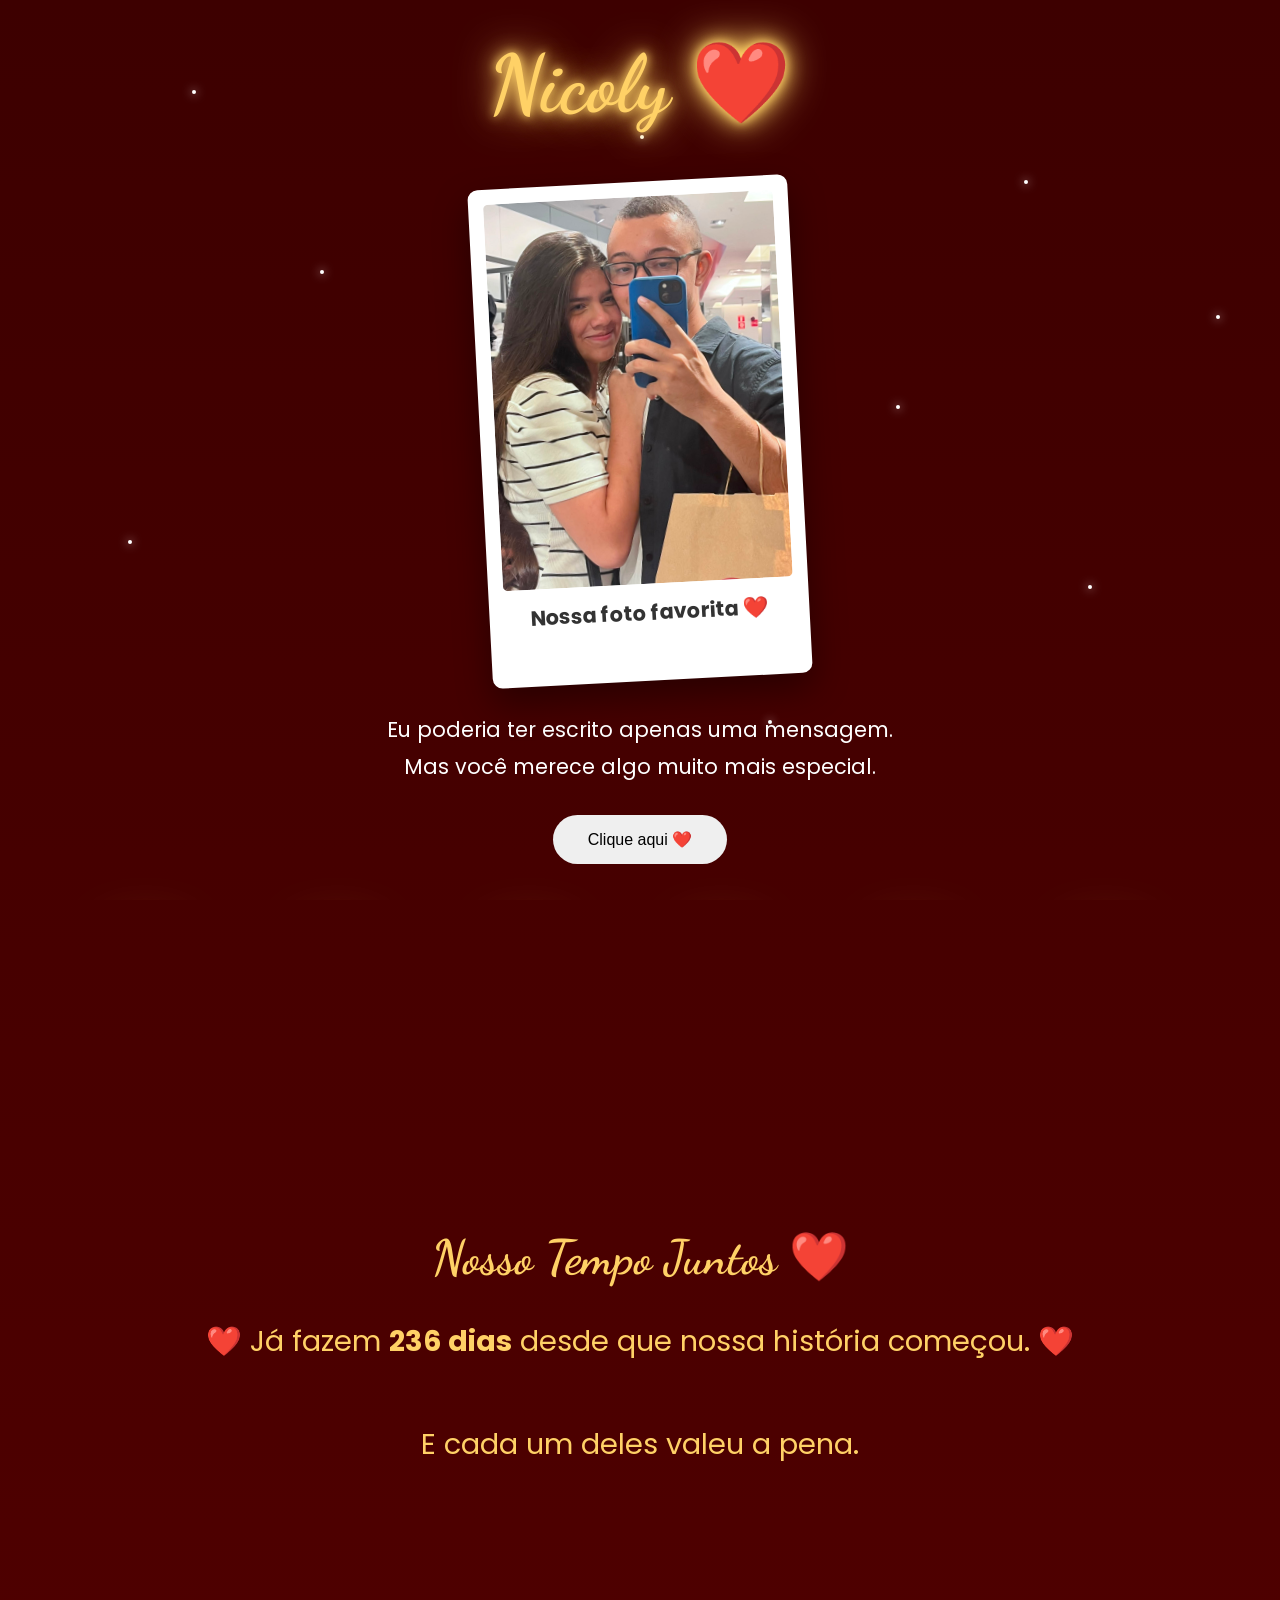
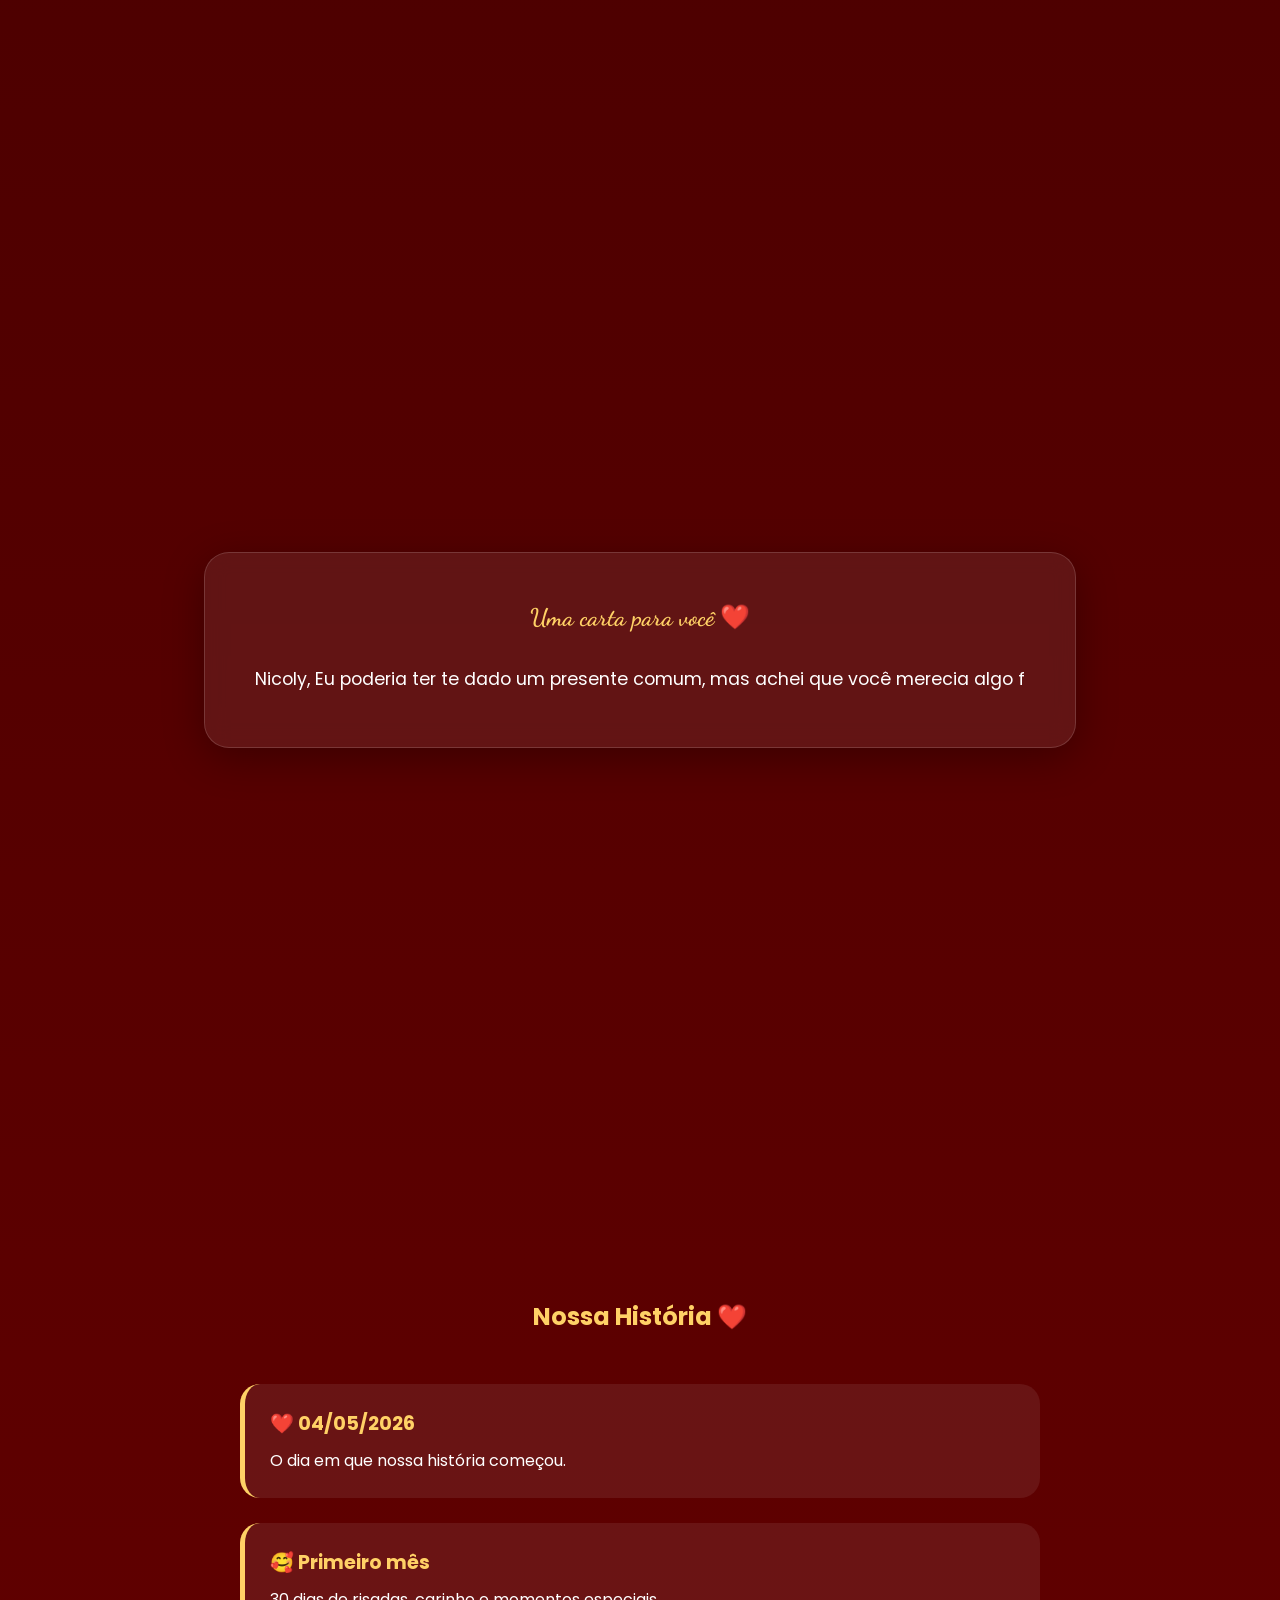
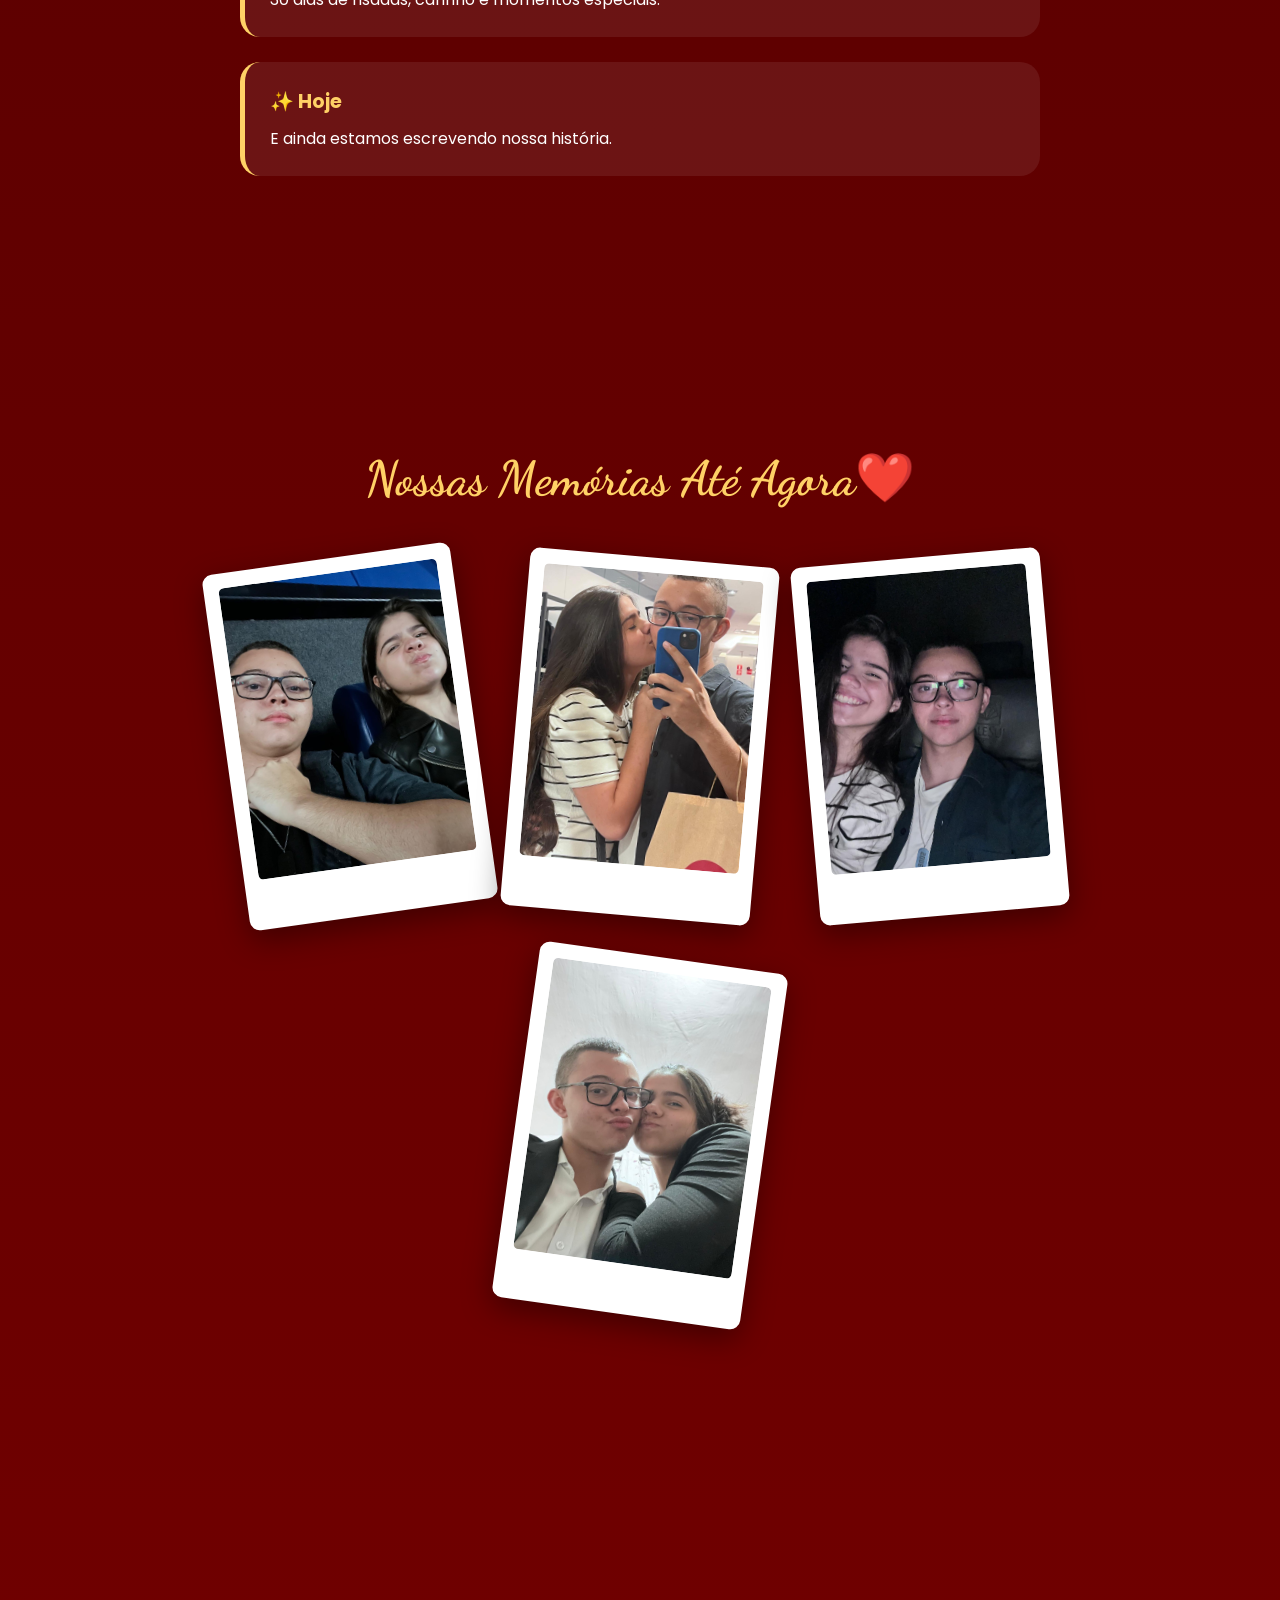
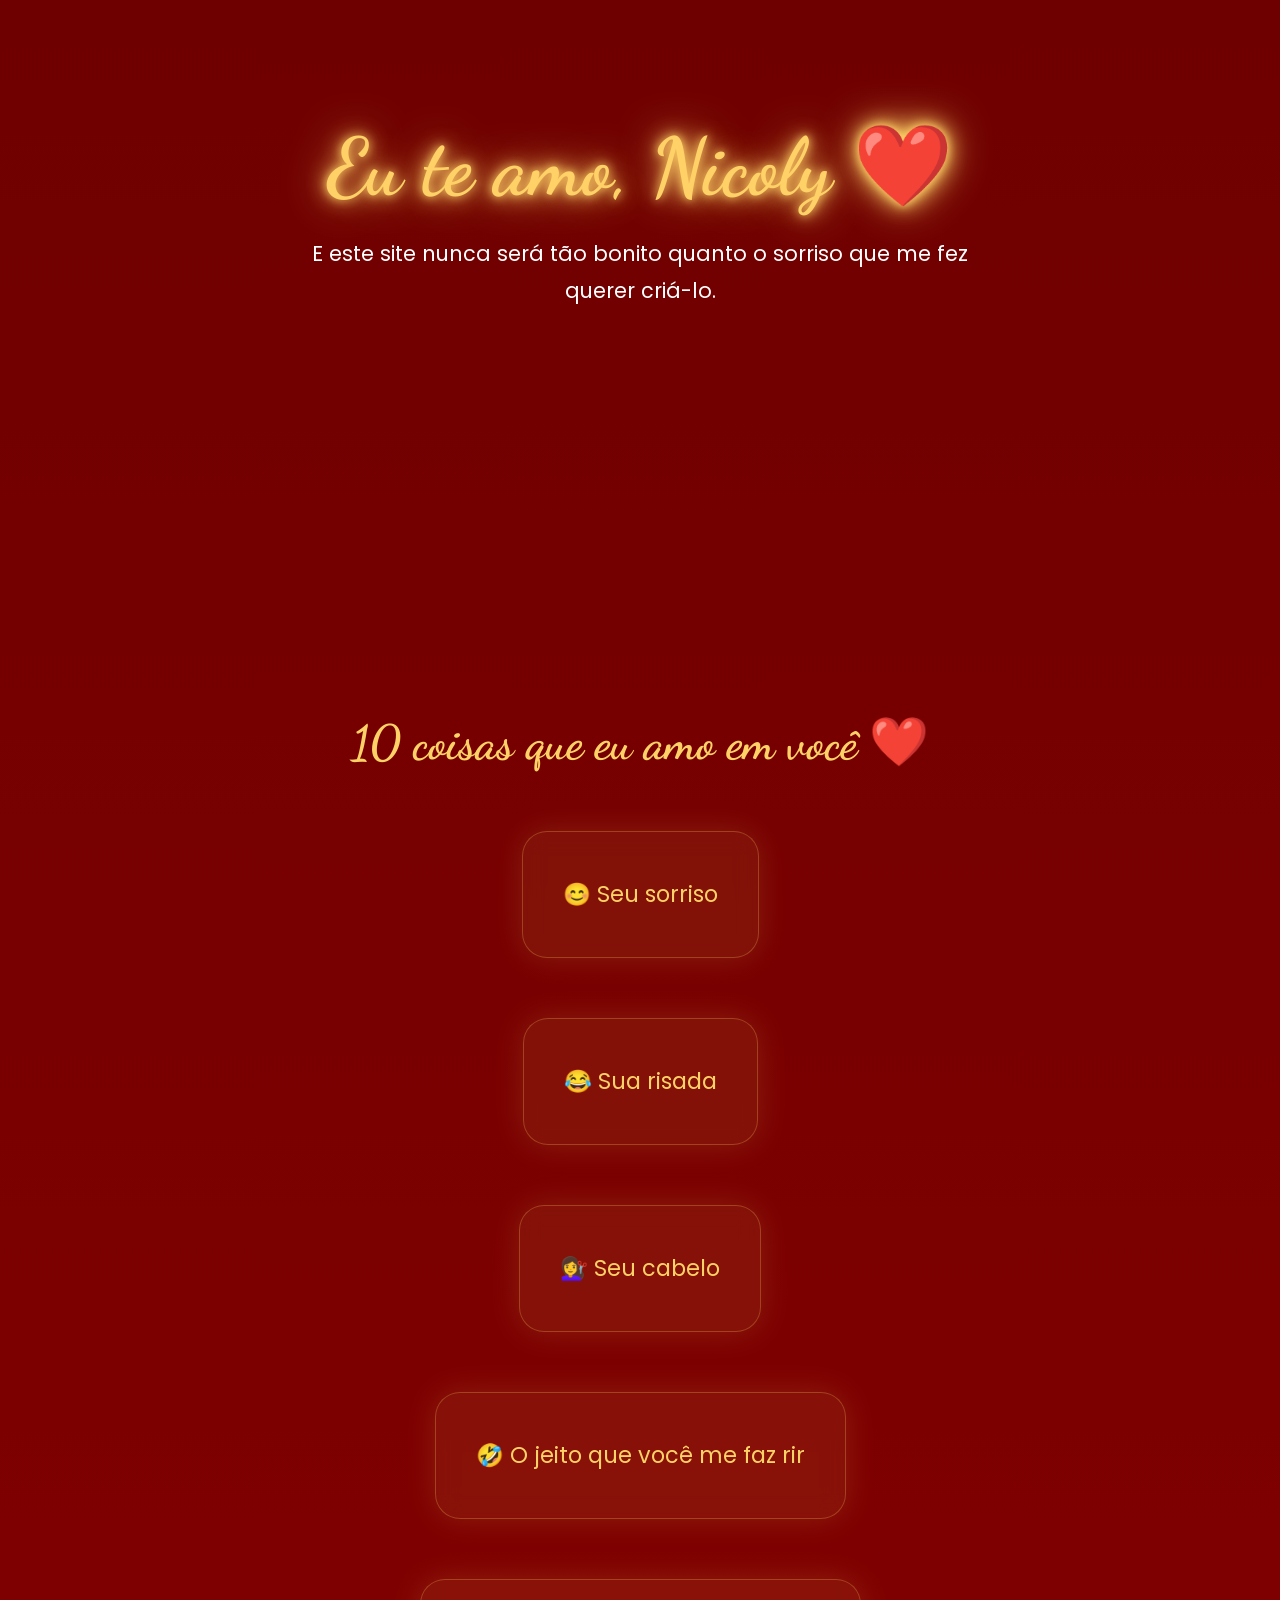
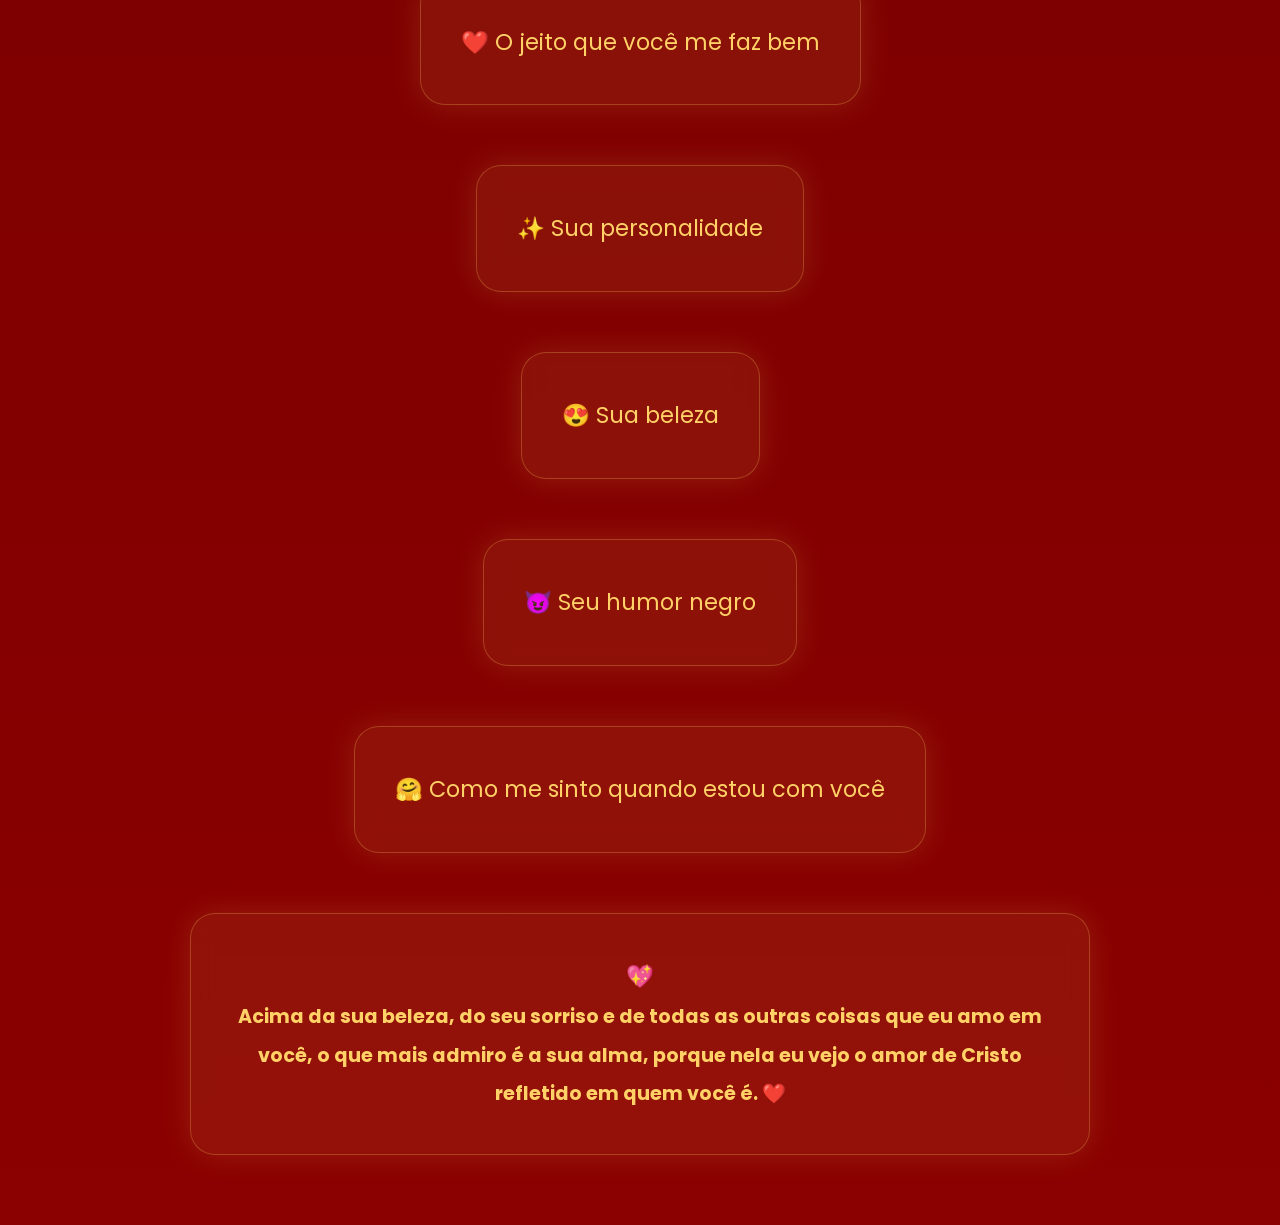
<file: index.html>
<!DOCTYPE html>
<html lang="pt-BR">
<head>
    <meta charset="UTF-8">
    <meta name="viewport" content="width=device-width, initial-scale=1.0">
    <title>Para Nicoly ❤️</title>
<link href="https://fonts.googleapis.com/css2?family=Dancing+Script:wght@700&family=Poppins:wght@300;400;600&display=swap" rel="stylesheet">
    <link rel="stylesheet" href="style.css">
</head>
<body>

    <!-- ESTRELAS -->

    <div class="estrelas">

        <div class="estrela" style="top:10%;left:15%"></div>
        <div class="estrela" style="top:20%;left:80%"></div>
        <div class="estrela" style="top:15%;left:50%"></div>
        <div class="estrela" style="top:30%;left:25%"></div>
        <div class="estrela" style="top:45%;left:70%"></div>
        <div class="estrela" style="top:60%;left:10%"></div>
        <div class="estrela" style="top:75%;left:40%"></div>
        <div class="estrela" style="top:65%;left:85%"></div>
        <div class="estrela" style="top:35%;left:95%"></div>
        <div class="estrela" style="top:80%;left:60%"></div>

    </div>

    <!-- LANTERNAS -->

    <div class="lanternas">

        <div class="lanterna" style="left:10%; animation-duration:18s;"></div>
        <div class="lanterna" style="left:25%; animation-duration:15s;"></div>
        <div class="lanterna" style="left:40%; animation-duration:20s;"></div>
        <div class="lanterna" style="left:55%; animation-duration:17s;"></div>
        <div class="lanterna" style="left:70%; animation-duration:22s;"></div>
        <div class="lanterna" style="left:85%; animation-duration:19s;"></div>

    </div>

<div class="petalas">

    <div class="petala"></div>
    <div class="petala"></div>
    <div class="petala"></div>
    <div class="petala"></div>
    <div class="petala"></div>
    <div class="petala"></div>
    <div class="petala"></div>
    <div class="petala"></div>

</div>

    <!-- TELA INICIAL -->

    <section class="hero">

        <h1>Nicoly ❤️</h1>

        <div class="polaroid">
            <img src="WhatsApp Image 2026-06-05 at 09.40.50.jpeg" alt="Eu e Nicoly">
            <p>Nossa foto favorita ❤️</p>
        </div>

        <p>
            Eu poderia ter escrito apenas uma mensagem.
            <br>
            Mas você merece algo muito mais especial.
        </p>

        <button class="botao" onclick="mostrarMensagem()">
            Clique aqui ❤️
        </button>

    </section>

    <!-- CONTADOR -->

    <section class="secao">

        <div class="card">

            <h2>Nosso Tempo Juntos ❤️</h2>

            <p id="contador"></p>

        </div>

    </section>

    <!-- CARTA -->

    <section class="secao">

        <div class="carta">

            <h2>Uma carta para você ❤️</h2>

    <p id="texto-carta"></p>

</div></p>
            

        </div>

    </section>

<section class="secao">

    <div class="timeline">

        <h2>Nossa História ❤️</h2>

        <div class="evento">
            <span>❤️ 04/05/2026</span>
            <p>O dia em que nossa história começou.</p>
        </div>

        <div class="evento">
            <span>🥰 Primeiro mês</span>
            <p>30 dias de risadas, carinho e momentos especiais.</p>
        </div>

        <div class="evento">
            <span>✨ Hoje</span>
            <p>E ainda estamos escrevendo nossa história.</p>
        </div>

    </div>

</section>

    <!-- GALERIA -->

    <section class="secao">

        <div class="card">

            <h2>Nossas Memórias Até Agora❤️</h2>

            <div class="galeria">

                <div class="foto-card foto1">
                    <img src="WhatsApp Image 2026-06-11 at 20.43.49.jpeg" alt="">
                </div>

                <div class="foto-card foto2">
                    <img src="WhatsApp Image 2026-06-11 at 20.44.58.jpeg" alt="">
                </div>

                <div class="foto-card foto3">
                    <img src="WhatsApp Image 2026-06-11 at 20.44.59.jpeg" alt="">
                </div>

                <div class="foto-card foto4">
                    <img src="WhatsApp Image 2026-06-11 at 20.43.49 (1).jpeg" alt="">
                </div>

            </div>

        </div>

    </section>

    <!-- ENCERRAMENTO -->

    <section class="hero">

        <h1>Eu te amo, Nicoly ❤️</h1>

        <p>
            E este site nunca será tão bonito quanto
            o sorriso que me fez querer criá-lo.
        </p>

    </section>

    <script>

function mostrarMensagem(){
    alert("Eu te amo, Nicoly ❤️");
}

/* CONTADOR */

const dataNamoro = new Date("2026-04-12")
const hoje = new Date();

const diferenca = hoje - dataNamoro;

const dias = Math.floor(
    diferenca / (1000 * 60 * 60 * 24)
);

document.getElementById("contador").innerHTML =
`
❤️ Já fazem <strong>${dias} dias</strong>
desde que nossa história começou. ❤️

<br><br>

E cada um deles valeu a pena.
`;

/* CARTA COM EFEITO DE DIGITAÇÃO */

const carta = `Nicoly,

Eu poderia ter te dado um presente comum,
mas achei que você merecia algo feito por mim.

Escrever cartas não é meu forte,
então pensei: por que não te dar um site? haha

Então usei aquilo que eu sei fazer e transformei
em uma forma de te lembrar o quanto você é importante para mim.

Desde o dia 12 de abril,
meus dias ficaram mais leves,
mais felizes e mais completos.

Você é uma das melhores coisas
que já aconteceram na minha vida.

Ainda temos muito para viver,
muitos lugares para conhecer,
muitas fotos para tirar,
muitos lanches para comer
e muitos desenhos para assistir kkk.

E eu quero viver tudo isso com você.

(de preferência, abraçadinhos ❤️)

Eu te amo.
PS: Espero que goste dos chocolates, mas o Seu verdadeiro Presente não está lá
— Dudu ❤️`;

let indice = 0;

function escreverCarta(){

    if(indice < carta.length){

        document.getElementById("texto-carta").textContent += carta.charAt(indice);

        indice++;

        setTimeout(escreverCarta, 35);

    }

}

window.addEventListener("load", escreverCarta);

</script>
    
<section class="secao">

    <div class="card">

        <h2>10 coisas que eu amo em você ❤️</h2>

        <div class="motivos">

            <div class="motivo">😊 Seu sorriso</div>

            <div class="motivo">😂 Sua risada</div>

            <div class="motivo">💇‍♀️ Seu cabelo</div>

            <div class="motivo">🤣 O jeito que você me faz rir</div>

            <div class="motivo">❤️ O jeito que você me faz bem</div>

            <div class="motivo">✨ Sua personalidade</div>

            <div class="motivo">😍 Sua beleza</div>

            <div class="motivo">😈 Seu humor negro</div>

            <div class="motivo">🤗 Como me sinto quando estou com você</div>

            <div class="motivo">💖 <p class="destaque">
Acima da sua beleza, do seu sorriso e de todas as outras coisas que eu amo em você,
o que mais admiro é a sua alma, porque nela eu vejo o amor de Cristo refletido em quem você é. ❤️
</p></div>

        </div>

    </div>

</section>
</body>
</html>
</file>
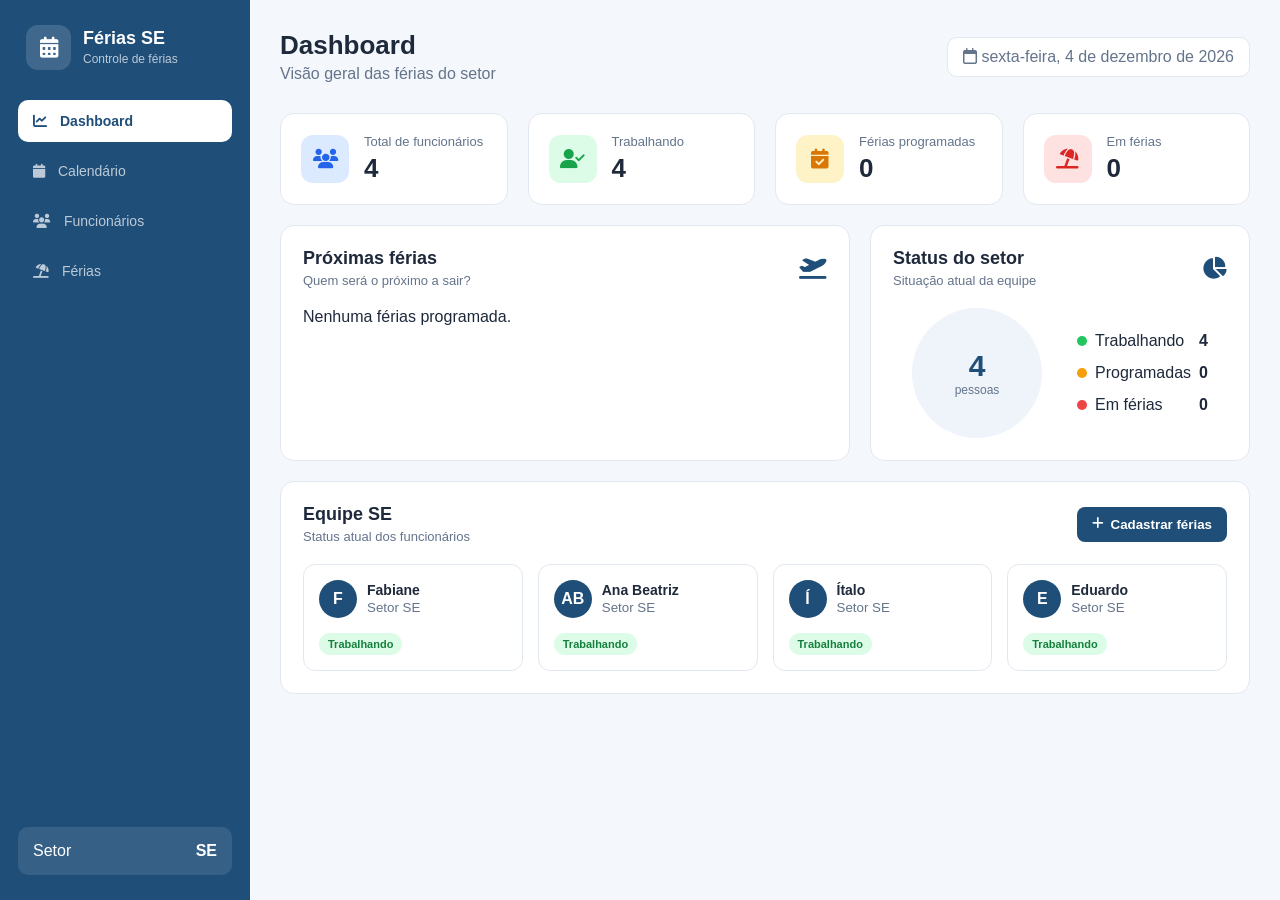
<file: Sistema de Férias/index.html>
<!DOCTYPE html>
<html lang="pt-BR">
<head>
    <meta charset="UTF-8">
    <meta name="viewport" content="width=device-width, initial-scale=1.0">

    <title>Controle de Férias | Setor SE</title>

    <link rel="stylesheet" href="style.css">

    <!-- Ícones -->
    <link
        rel="stylesheet"
        href="https://cdnjs.cloudflare.com/ajax/libs/font-awesome/6.5.2/css/all.min.css"
    >
</head>

<body>

    <!-- SIDEBAR -->
    <aside class="sidebar" id="sidebar">

        <div class="logo">
            <div class="logo-icon">
                <i class="fa-solid fa-calendar-days"></i>
            </div>

            <div>
                <h2>Férias SE</h2>
                <span>Controle de férias</span>
            </div>
        </div>

        <nav class="menu">

            <button class="menu-item active" data-page="dashboard">
                <i class="fa-solid fa-chart-line"></i>
                <span>Dashboard</span>
            </button>

            <button class="menu-item" data-page="calendario">
                <i class="fa-solid fa-calendar"></i>
                <span>Calendário</span>
            </button>

            <button class="menu-item" data-page="funcionarios">
                <i class="fa-solid fa-users"></i>
                <span>Funcionários</span>
            </button>

            <button class="menu-item" data-page="ferias">
                <i class="fa-solid fa-umbrella-beach"></i>
                <span>Férias</span>
            </button>

        </nav>

        <div class="sidebar-footer">
            <span>Setor</span>
            <strong>SE</strong>
        </div>

    </aside>


    <!-- CONTEÚDO PRINCIPAL -->
    <main class="main-content">

        <!-- TOPBAR -->
        <header class="topbar">

            <button class="mobile-menu" id="mobileMenu">
                <i class="fa-solid fa-bars"></i>
            </button>

            <div>
                <h1 id="pageTitle">Dashboard</h1>
                <p id="pageSubtitle">
                    Visão geral das férias do setor
                </p>
            </div>

            <div class="topbar-date">
                <i class="fa-regular fa-calendar"></i>
                <span id="currentDate"></span>
            </div>

        </header>


        <!-- ================= DASHBOARD ================= -->

        <section class="page active-page" id="dashboard">

            <div class="stats-grid">

                <div class="stat-card">
                    <div class="stat-icon blue">
                        <i class="fa-solid fa-users"></i>
                    </div>

                    <div>
                        <span>Total de funcionários</span>
                        <strong id="totalFuncionarios">0</strong>
                    </div>
                </div>


                <div class="stat-card">
                    <div class="stat-icon green">
                        <i class="fa-solid fa-user-check"></i>
                    </div>

                    <div>
                        <span>Trabalhando</span>
                        <strong id="totalTrabalhando">0</strong>
                    </div>
                </div>


                <div class="stat-card">
                    <div class="stat-icon yellow">
                        <i class="fa-solid fa-calendar-check"></i>
                    </div>

                    <div>
                        <span>Férias programadas</span>
                        <strong id="totalProgramadas">0</strong>
                    </div>
                </div>


                <div class="stat-card">
                    <div class="stat-icon red">
                        <i class="fa-solid fa-umbrella-beach"></i>
                    </div>

                    <div>
                        <span>Em férias</span>
                        <strong id="totalEmFerias">0</strong>
                    </div>
                </div>

            </div>


            <!-- ALERTAS -->

            <div id="alertsContainer"></div>


            <div class="dashboard-grid">

                <!-- PRÓXIMAS FÉRIAS -->

                <div class="card">

                    <div class="card-header">
                        <div>
                            <h2>Próximas férias</h2>
                            <p>Quem será o próximo a sair?</p>
                        </div>

                        <i class="fa-solid fa-plane-departure"></i>
                    </div>

                    <div id="upcomingVacations" class="vacation-list">
                    </div>

                </div>


                <!-- STATUS -->

                <div class="card">

                    <div class="card-header">
                        <div>
                            <h2>Status do setor</h2>
                            <p>Situação atual da equipe</p>
                        </div>

                        <i class="fa-solid fa-chart-pie"></i>
                    </div>

                    <div class="status-chart">

                        <div class="chart-circle">
                            <strong id="chartTotal">0</strong>
                            <span>pessoas</span>
                        </div>

                        <div class="chart-legend">

                            <div>
                                <span class="legend-dot green-dot"></span>
                                Trabalhando
                                <strong id="legendWorking">0</strong>
                            </div>

                            <div>
                                <span class="legend-dot yellow-dot"></span>
                                Programadas
                                <strong id="legendScheduled">0</strong>
                            </div>

                            <div>
                                <span class="legend-dot red-dot"></span>
                                Em férias
                                <strong id="legendVacation">0</strong>
                            </div>

                        </div>

                    </div>

                </div>

            </div>


            <!-- EQUIPE -->

            <div class="card">

                <div class="card-header">

                    <div>
                        <h2>Equipe SE</h2>
                        <p>Status atual dos funcionários</p>
                    </div>

                    <button class="primary-button" onclick="openVacationModal()">
                        <i class="fa-solid fa-plus"></i>
                        Cadastrar férias
                    </button>

                </div>

                <div class="team-grid" id="teamDashboard">
                </div>

            </div>

        </section>



        <!-- ================= CALENDÁRIO ================= -->

        <section class="page" id="calendario">

            <div class="card">

                <div class="calendar-header">

                    <button class="icon-button" onclick="changeMonth(-1)">
                        <i class="fa-solid fa-chevron-left"></i>
                    </button>

                    <h2 id="calendarTitle"></h2>

                    <button class="icon-button" onclick="changeMonth(1)">
                        <i class="fa-solid fa-chevron-right"></i>
                    </button>

                </div>


                <div class="calendar-weekdays">

                    <span>Dom</span>
                    <span>Seg</span>
                    <span>Ter</span>
                    <span>Qua</span>
                    <span>Qui</span>
                    <span>Sex</span>
                    <span>Sáb</span>

                </div>


                <div class="calendar-grid" id="calendarGrid">
                </div>

            </div>


            <div class="card">

                <div class="card-header">

                    <div>
                        <h2>Legenda</h2>
                    </div>

                </div>

                <div class="legend-row">

                    <div>
                        <span class="legend-box vacation-box"></span>
                        Férias
                    </div>

                    <div>
                        <span class="legend-box today-box"></span>
                        Hoje
                    </div>

                </div>

            </div>

        </section>



        <!-- ================= FUNCIONÁRIOS ================= -->

        <section class="page" id="funcionarios">

            <div class="section-header">

                <div>
                    <h2>Funcionários</h2>
                    <p>Equipe do setor SE</p>
                </div>

            </div>

            <div class="employees-grid" id="employeesGrid">
            </div>

        </section>



        <!-- ================= FÉRIAS ================= -->

        <section class="page" id="ferias">

            <div class="section-header">

                <div>
                    <h2>Controle de férias</h2>
                    <p>Todos os períodos cadastrados</p>
                </div>

                <button class="primary-button" onclick="openVacationModal()">
                    <i class="fa-solid fa-plus"></i>
                    Nova férias
                </button>

            </div>


            <div class="card">

                <div class="table-container">

                    <table>

                        <thead>

                            <tr>
                                <th>Funcionário</th>
                                <th>Início</th>
                                <th>Fim</th>
                                <th>Dias</th>
                                <th>Status</th>
                                <th>Ações</th>
                            </tr>

                        </thead>

                        <tbody id="vacationsTable">
                        </tbody>

                    </table>

                </div>

            </div>

        </section>

    </main>



    <!-- MODAL DE FÉRIAS -->

    <div class="modal-overlay" id="vacationModal">

        <div class="modal">

            <div class="modal-header">

                <div>
                    <h2 id="modalTitle">Cadastrar férias</h2>
                    <p>Informe o período de férias</p>
                </div>

                <button class="close-modal" onclick="closeVacationModal()">
                    <i class="fa-solid fa-xmark"></i>
                </button>

            </div>


            <form id="vacationForm">

                <input type="hidden" id="vacationId">


                <div class="form-group">

                    <label>Funcionário</label>

                    <select id="employeeSelect" required>

                        <option value="">
                            Selecione um funcionário
                        </option>

                    </select>

                </div>


                <div class="form-row">

                    <div class="form-group">

                        <label>Data de início</label>

                        <input
                            type="date"
                            id="startDate"
                            required
                        >

                    </div>


                    <div class="form-group">

                        <label>Data de término</label>

                        <input
                            type="date"
                            id="endDate"
                            required
                        >

                    </div>

                </div>


                <div id="conflictWarning" class="conflict-warning hidden">
                </div>


                <div class="modal-actions">

                    <button
                        type="button"
                        class="secondary-button"
                        onclick="closeVacationModal()"
                    >
                        Cancelar
                    </button>

                    <button
                        type="submit"
                        class="primary-button"
                    >
                        Salvar férias
                    </button>

                </div>

            </form>

        </div>

    </div>


    <script src="script.js"></script>

</body>
</html>
</file>
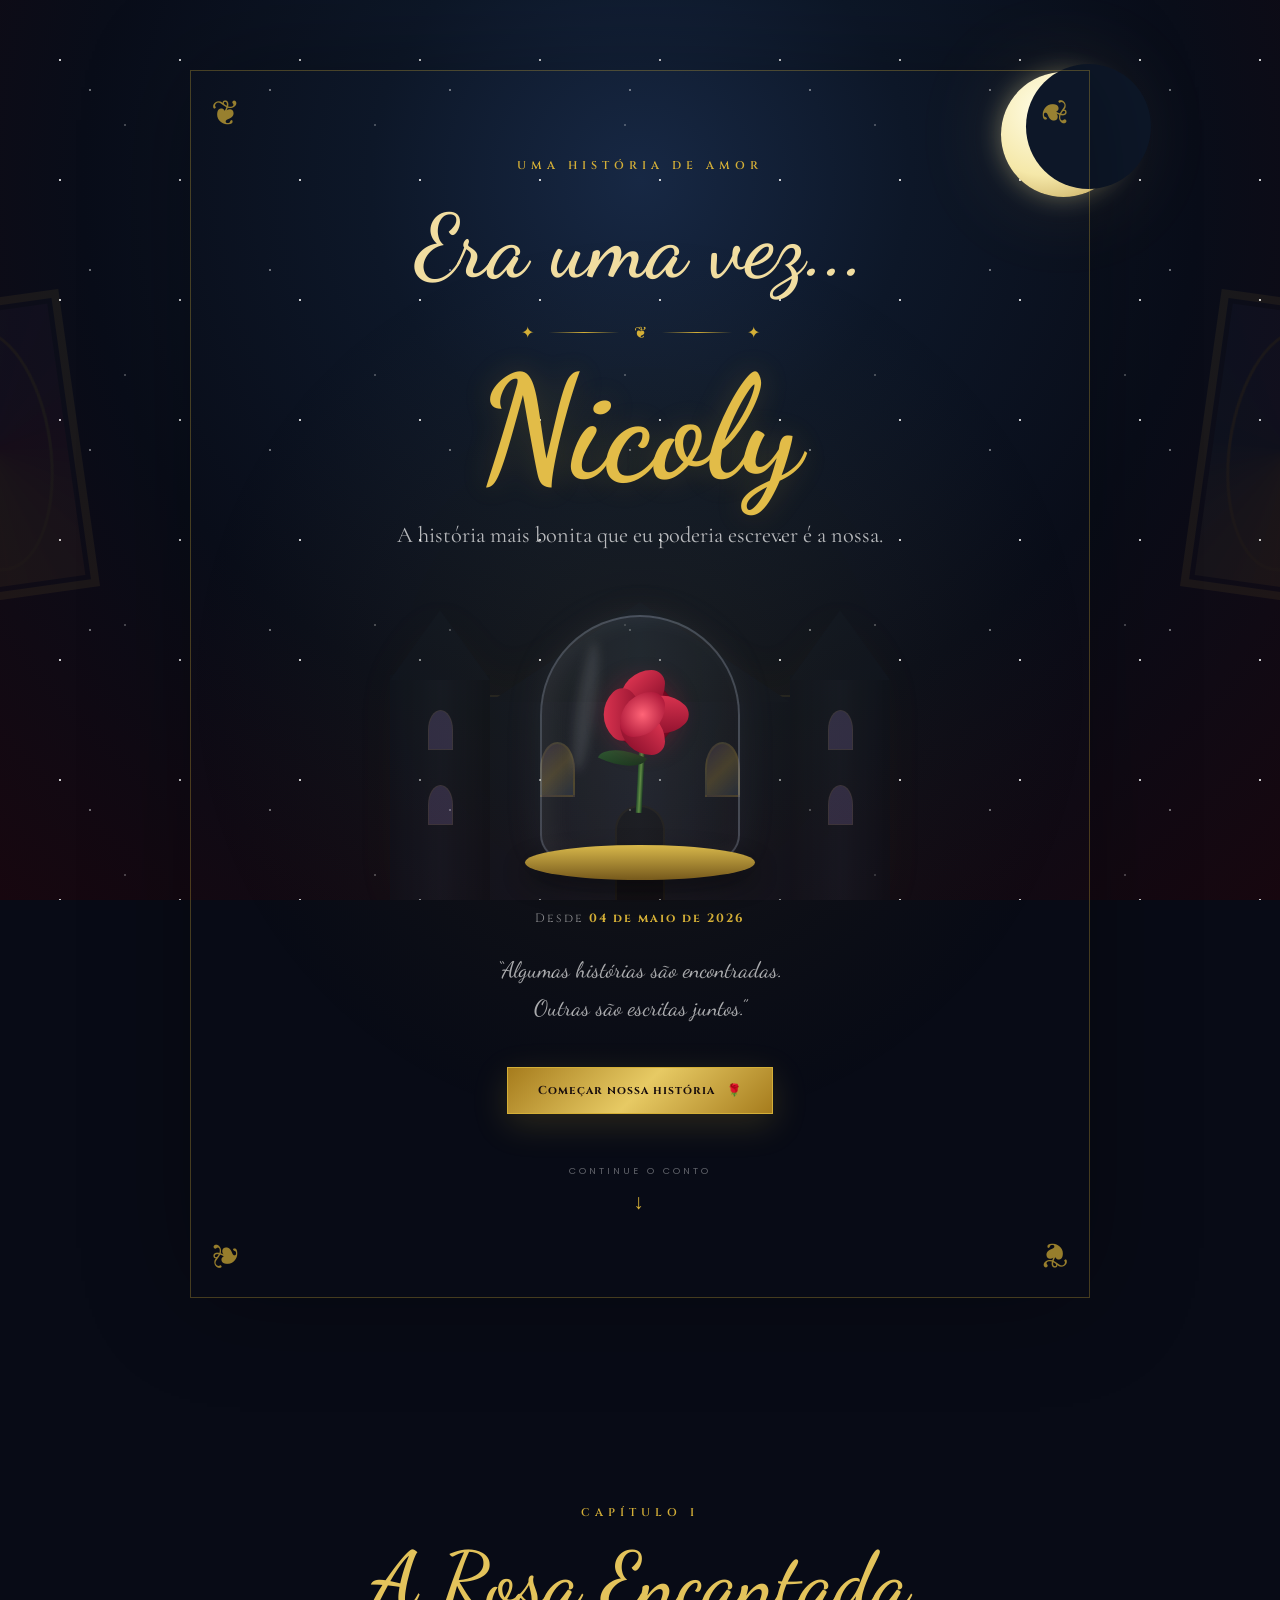
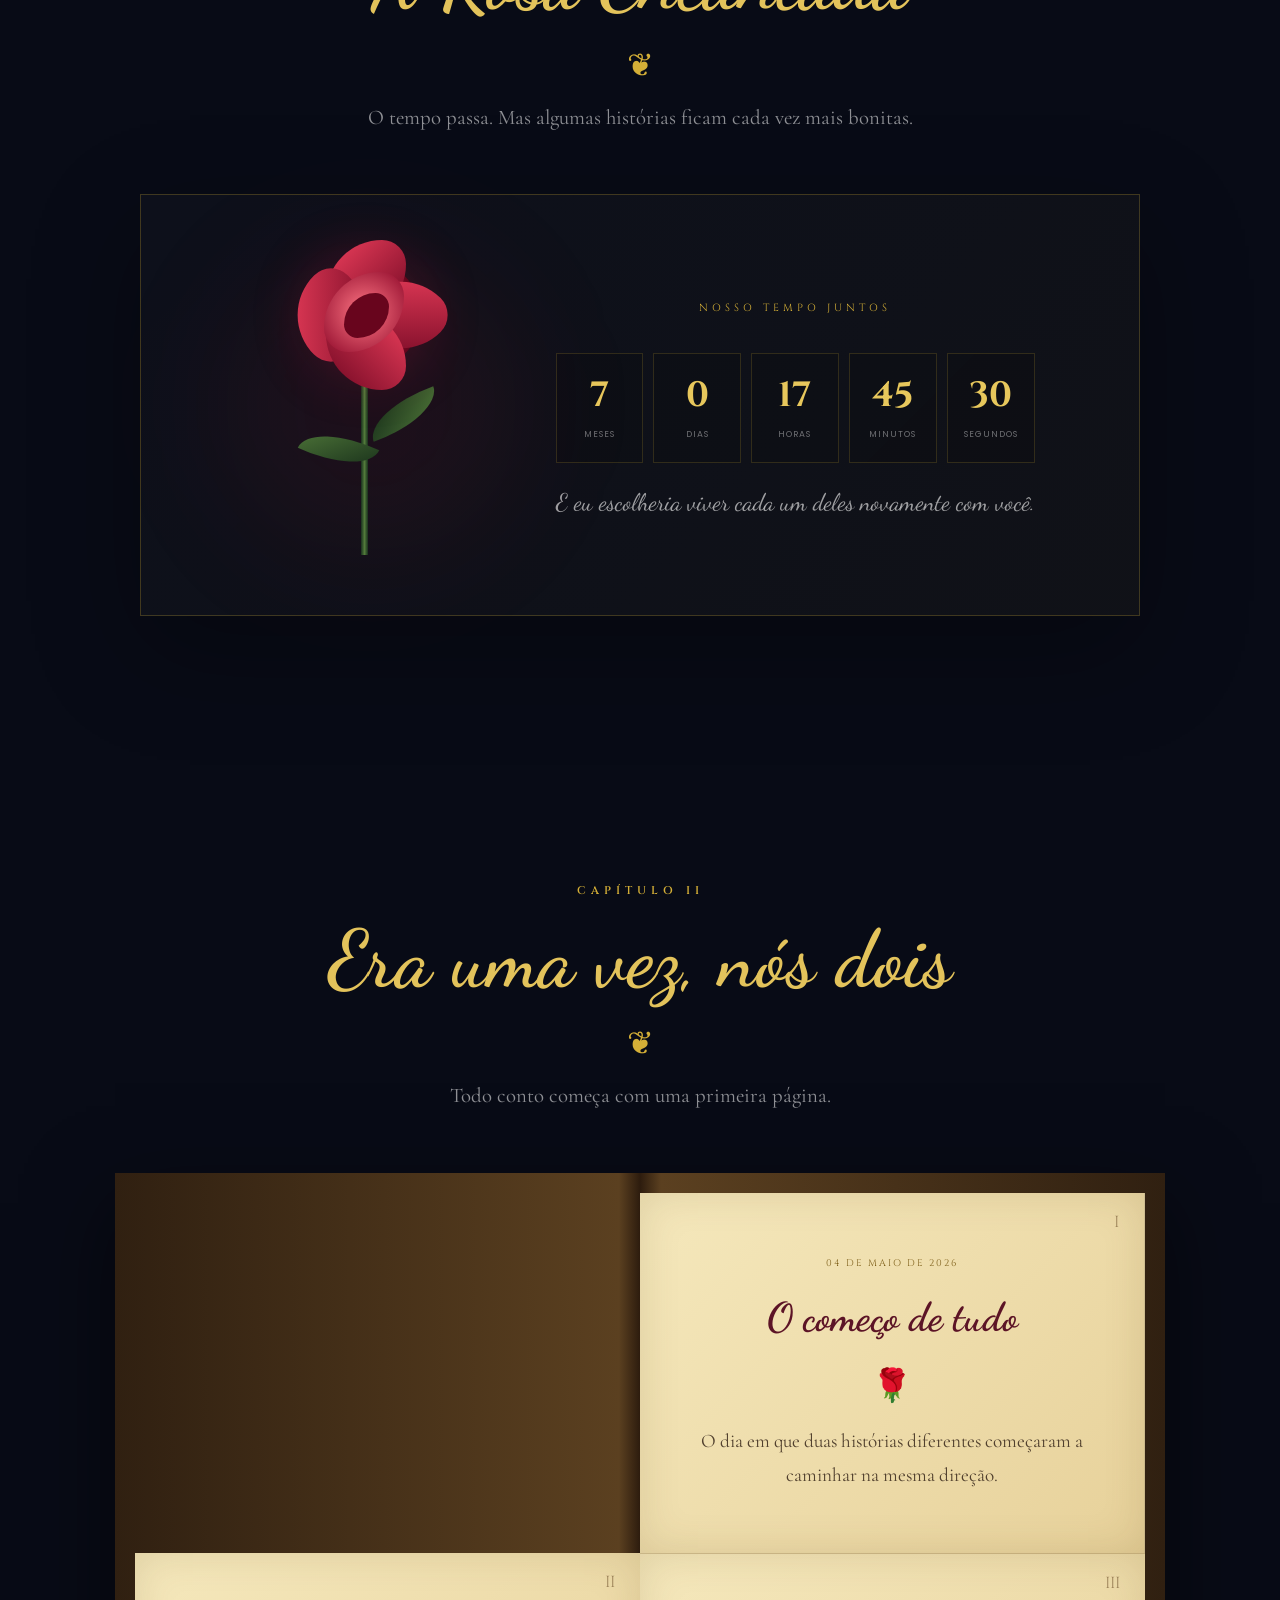
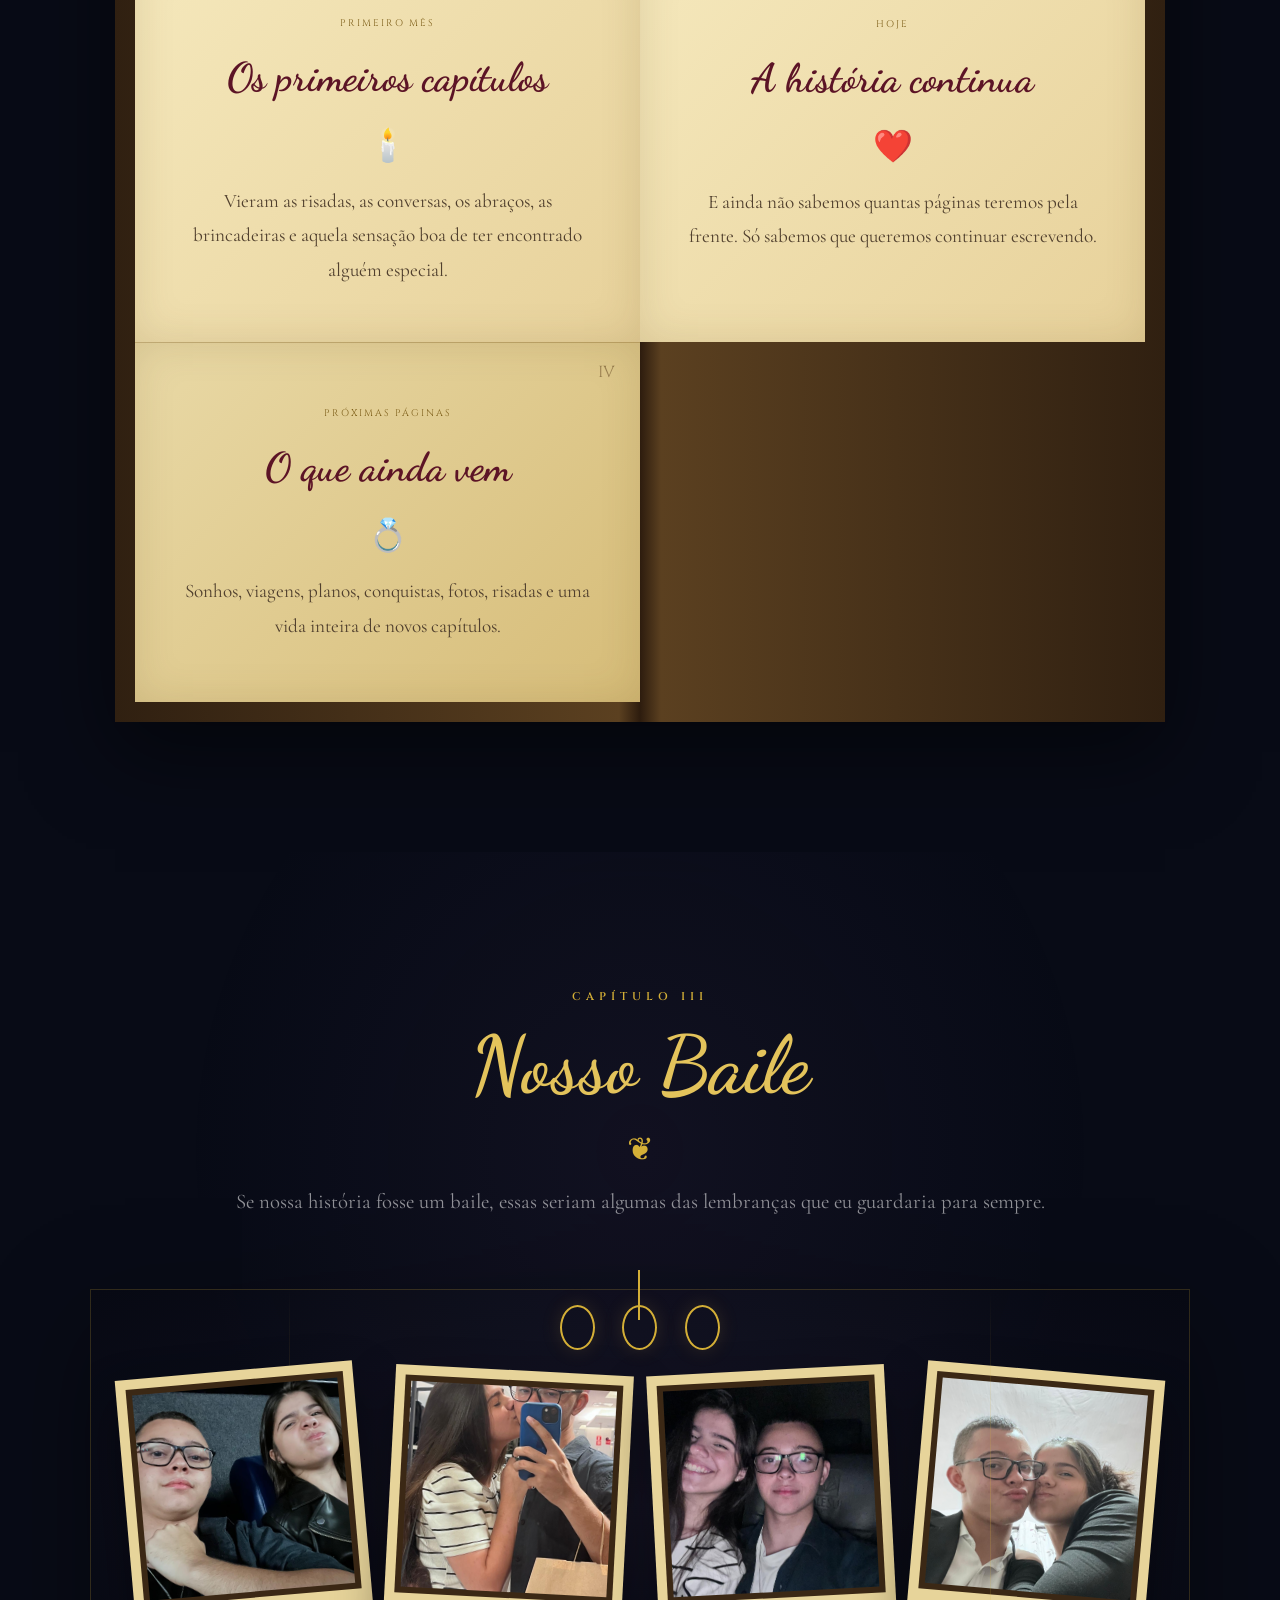
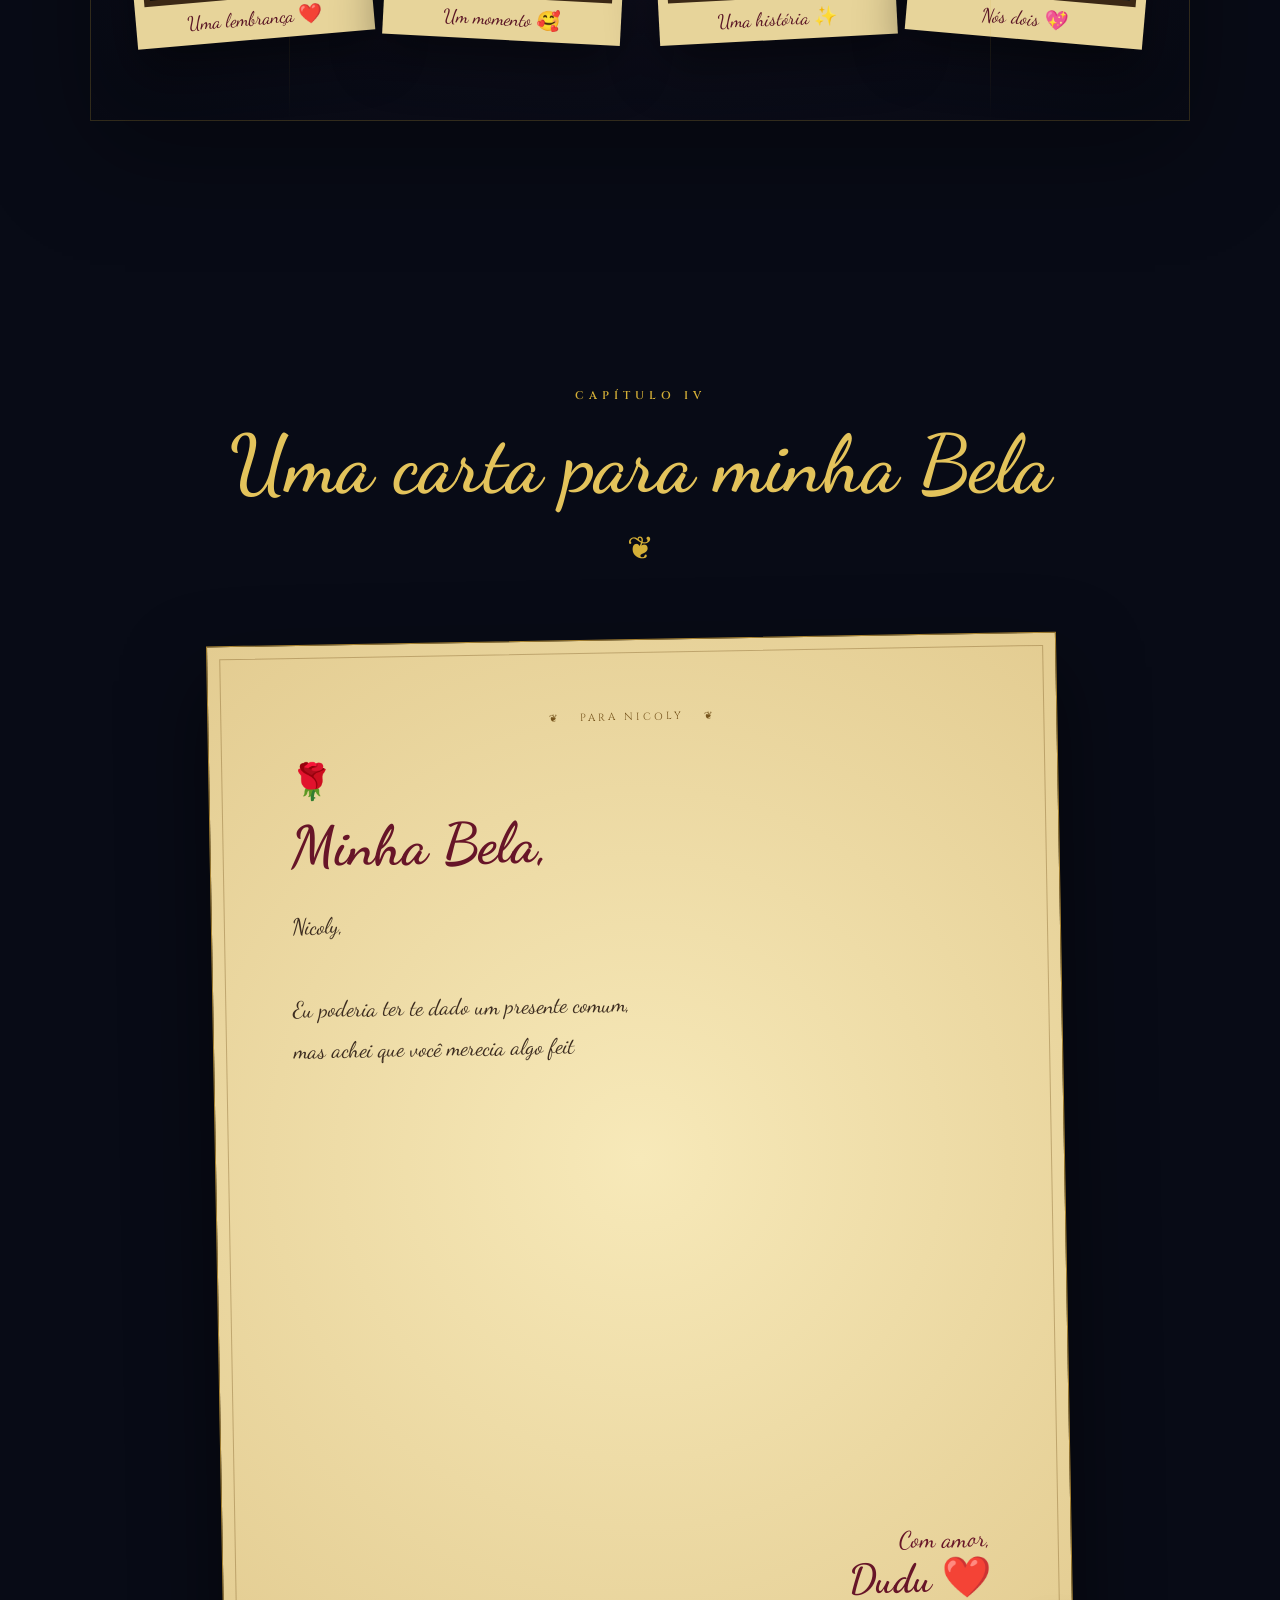
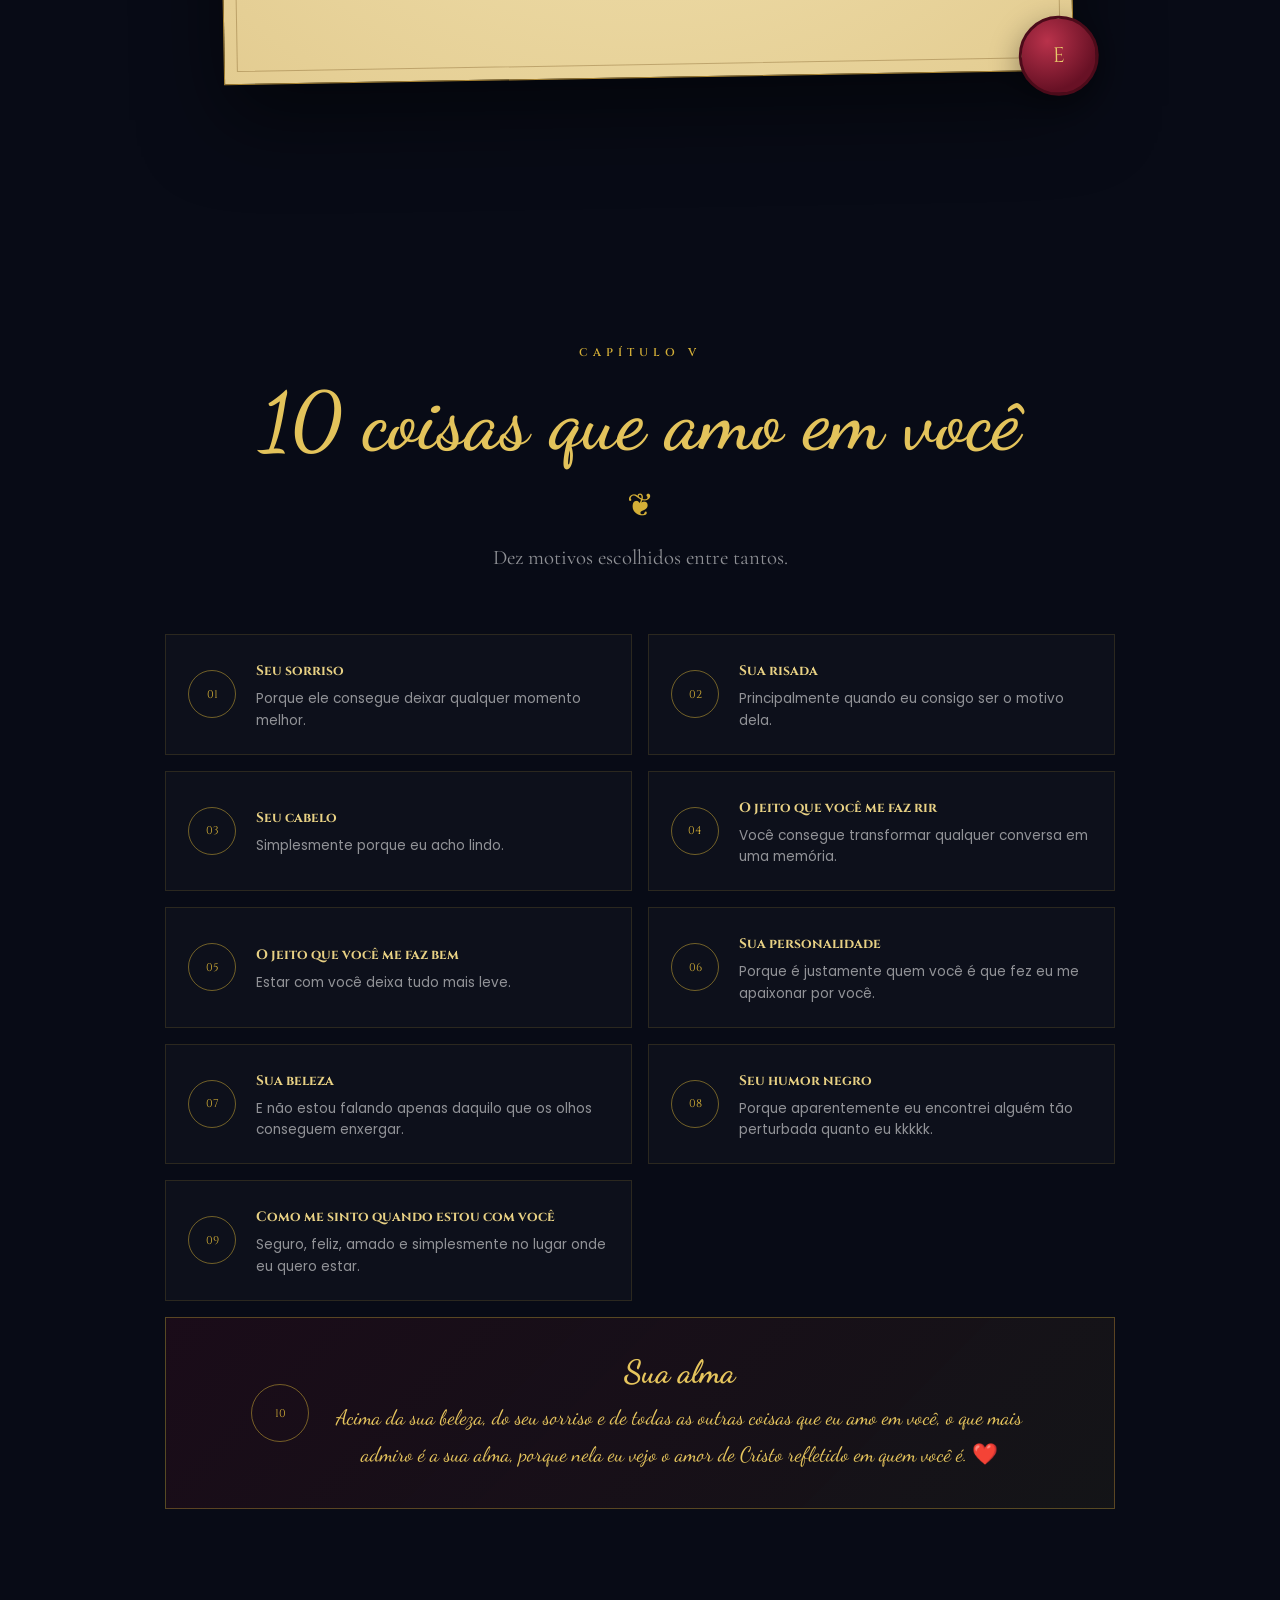
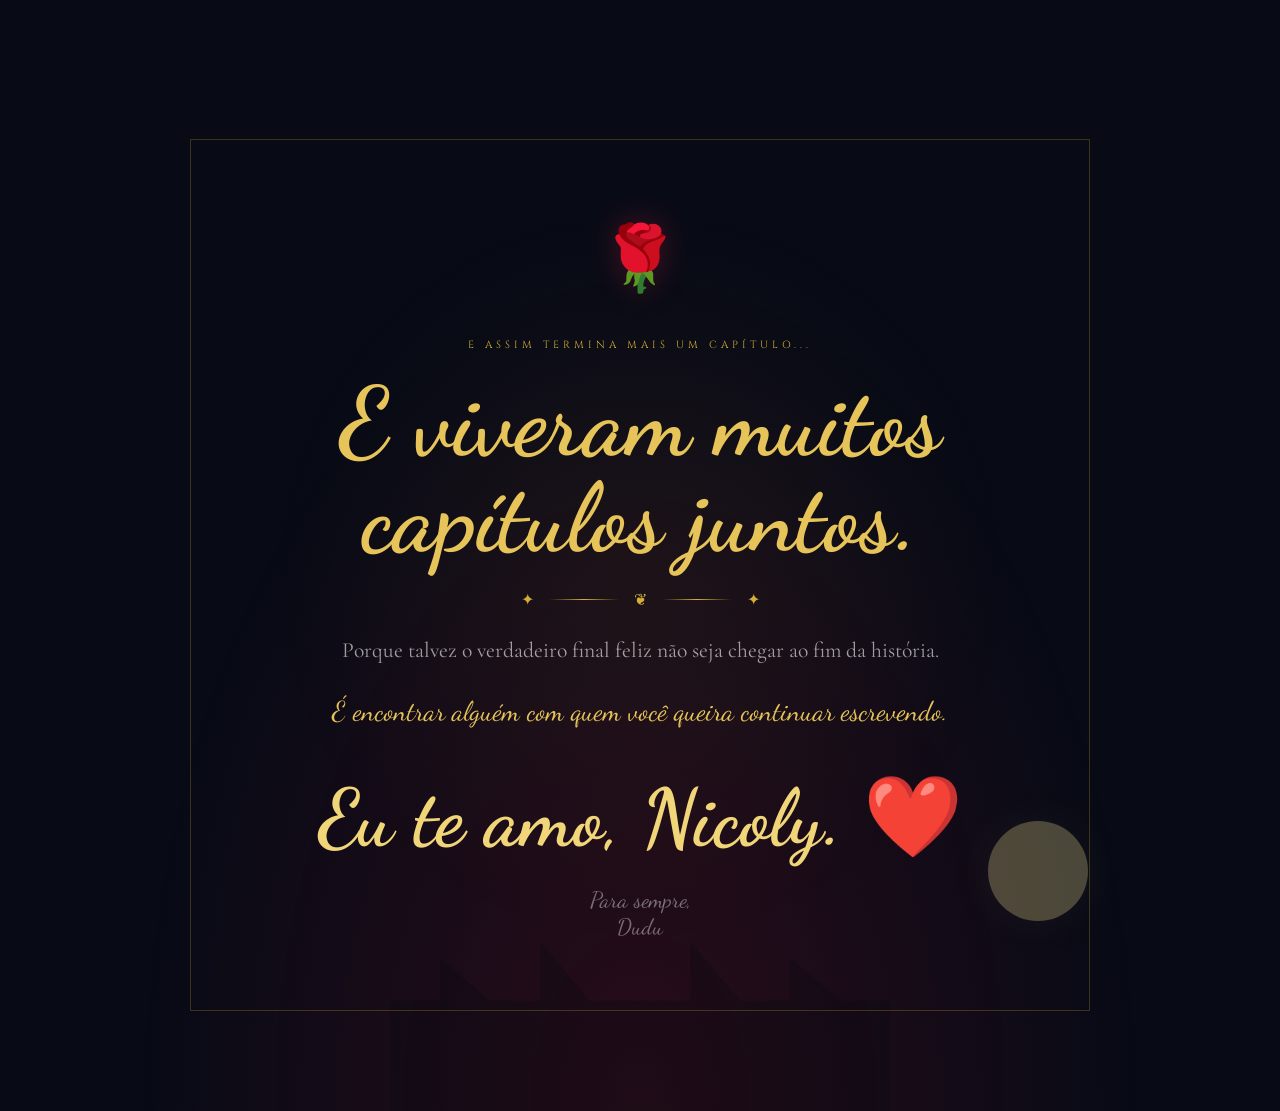
<file: Site nicoly/index.html>
<!DOCTYPE html>
<html lang="pt-BR">

<head>
    <meta charset="UTF-8">
    <meta name="viewport" content="width=device-width, initial-scale=1.0">

    <title>Para Nicoly 🌹</title>

    <link rel="preconnect" href="https://fonts.googleapis.com">
    <link rel="preconnect" href="https://fonts.gstatic.com" crossorigin>

    <link
        href="https://fonts.googleapis.com/css2?family=Cinzel:wght@400;500;600;700&family=Cormorant+Garamond:wght@400;500;600&family=Dancing+Script:wght@500;600;700&family=Poppins:wght@300;400;500;600&display=swap"
        rel="stylesheet"
    >

    <link rel="stylesheet" href="style.css">
</head>

<body>

    <!-- ==================================================
         FUNDO
    =================================================== -->

    <div class="background">

        <div class="stars"></div>

        <div class="moon">
            <div class="moon-shadow"></div>
        </div>

        <div class="castle">
            <div class="castle-tower tower-left">
                <div class="tower-roof"></div>
                <div class="tower-window"></div>
                <div class="tower-window"></div>
            </div>

            <div class="castle-center">
                <div class="castle-roof"></div>
                <div class="castle-door"></div>
                <div class="castle-window window-one"></div>
                <div class="castle-window window-two"></div>
            </div>

            <div class="castle-tower tower-right">
                <div class="tower-roof"></div>
                <div class="tower-window"></div>
                <div class="tower-window"></div>
            </div>
        </div>

    </div>


    <!-- ==================================================
         VITRAIS LATERAIS
    =================================================== -->

    <div class="stained-glass glass-left">
        <span></span>
        <span></span>
        <span></span>
        <span></span>
    </div>

    <div class="stained-glass glass-right">
        <span></span>
        <span></span>
        <span></span>
        <span></span>
    </div>


    <!-- ==================================================
         PÉTALAS
    =================================================== -->

    <div class="petals">

        <i></i>
        <i></i>
        <i></i>
        <i></i>
        <i></i>
        <i></i>
        <i></i>
        <i></i>
        <i></i>
        <i></i>
        <i></i>
        <i></i>

    </div>


    <!-- ==================================================
         HERO
    =================================================== -->

    <header class="hero">

        <div class="hero-book">

            <div class="corner corner-tl">❦</div>
            <div class="corner corner-tr">❦</div>
            <div class="corner corner-bl">❦</div>
            <div class="corner corner-br">❦</div>

            <span class="story-label">
                UMA HISTÓRIA DE AMOR
            </span>

            <h1>
                Era uma vez...
            </h1>

            <div class="gold-line">
                <span>✦</span>
                <b></b>
                <span>❦</span>
                <b></b>
                <span>✦</span>
            </div>

            <h2>
                Nicoly
            </h2>

            <p class="hero-subtitle">
                A história mais bonita que eu poderia
                escrever é a nossa.
            </p>


            <!-- ROSA EM REDOMA -->

            <div class="rose-display">

                <div class="glass-dome">

                    <div class="dome-shine"></div>

                    <div class="rose-stem"></div>

                    <div class="rose-leaf leaf-one"></div>
                    <div class="rose-leaf leaf-two"></div>

                    <div class="rose-flower">

                        <span></span>
                        <span></span>
                        <span></span>
                        <span></span>
                        <span></span>

                    </div>

                </div>

                <div class="dome-base"></div>

            </div>


            <p class="hero-date">
                Desde <strong>04 de maio de 2026</strong>
            </p>

            <p class="hero-quote">
                “Algumas histórias são encontradas.
                <br>
                Outras são escritas juntos.”
            </p>

            <button
                class="gold-button"
                onclick="abrirHistoria()"
            >
                <span>Começar nossa história</span>
                <strong>🌹</strong>
            </button>

            <div class="scroll-hint">
                <span>continue o conto</span>
                <b>↓</b>
            </div>

        </div>

    </header>


    <!-- ==================================================
         CAPÍTULO I
         ROSA / CONTADOR
    =================================================== -->

    <section class="chapter rose-chapter">

        <div class="chapter-title">

            <span class="chapter-number">
                CAPÍTULO I
            </span>

            <h2>
                A Rosa Encantada
            </h2>

            <div class="ornament">
                ❦
            </div>

            <p>
                O tempo passa. Mas algumas histórias
                ficam cada vez mais bonitas.
            </p>

        </div>


        <div class="magic-rose-card">

            <div class="rose-glow"></div>

            <div class="big-rose">

                <div class="big-stem"></div>

                <div class="big-leaf leaf-a"></div>
                <div class="big-leaf leaf-b"></div>

                <div class="big-flower">
                    <i></i>
                    <i></i>
                    <i></i>
                    <i></i>
                    <i></i>
                    <i></i>
                </div>

            </div>


            <div class="counter-content">

                <span>
                    NOSSO TEMPO JUNTOS
                </span>

                <div class="counter">

                    <div class="counter-item">
                        <strong id="meses">0</strong>
                        <small>meses</small>
                    </div>

                    <div class="counter-item">
                        <strong id="dias">0</strong>
                        <small>dias</small>
                    </div>

                    <div class="counter-item">
                        <strong id="horas">0</strong>
                        <small>horas</small>
                    </div>

                    <div class="counter-item">
                        <strong id="minutos">0</strong>
                        <small>minutos</small>
                    </div>

                    <div class="counter-item">
                        <strong id="segundos">0</strong>
                        <small>segundos</small>
                    </div>

                </div>

                <p>
                    E eu escolheria viver cada um deles
                    novamente com você.
                </p>

            </div>

        </div>

    </section>


    <!-- ==================================================
         CAPÍTULO II
         LIVRO / TIMELINE
    =================================================== -->

    <section class="chapter story-chapter">

        <div class="chapter-title">

            <span class="chapter-number">
                CAPÍTULO II
            </span>

            <h2>
                Era uma vez, nós dois
            </h2>

            <div class="ornament">
                ❦
            </div>

            <p>
                Todo conto começa com uma primeira página.
            </p>

        </div>


        <div class="storybook">

            <div class="book-spine"></div>


            <div class="story-page">

                <div class="page-number">
                    I
                </div>

                <span class="story-date">
                    04 DE MAIO DE 2026
                </span>

                <h3>
                    O começo de tudo
                </h3>

                <div class="page-ornament">
                    🌹
                </div>

                <p>
                    O dia em que duas histórias diferentes
                    começaram a caminhar na mesma direção.
                </p>

            </div>


            <div class="story-page">

                <div class="page-number">
                    II
                </div>

                <span class="story-date">
                    PRIMEIRO MÊS
                </span>

                <h3>
                    Os primeiros capítulos
                </h3>

                <div class="page-ornament">
                    🕯️
                </div>

                <p>
                    Vieram as risadas, as conversas,
                    os abraços, as brincadeiras e aquela
                    sensação boa de ter encontrado alguém
                    especial.
                </p>

            </div>


            <div class="story-page">

                <div class="page-number">
                    III
                </div>

                <span class="story-date">
                    HOJE
                </span>

                <h3>
                    A história continua
                </h3>

                <div class="page-ornament">
                    ❤️
                </div>

                <p>
                    E ainda não sabemos quantas páginas
                    teremos pela frente. Só sabemos que
                    queremos continuar escrevendo.
                </p>

            </div>


            <div class="story-page future-page">

                <div class="page-number">
                    IV
                </div>

                <span class="story-date">
                    PRÓXIMAS PÁGINAS
                </span>

                <h3>
                    O que ainda vem
                </h3>

                <div class="page-ornament">
                    💍
                </div>

                <p>
                    Sonhos, viagens, planos, conquistas,
                    fotos, risadas e uma vida inteira
                    de novos capítulos.
                </p>

            </div>

        </div>

    </section>


    <!-- ==================================================
         CAPÍTULO III
         SALÃO DE BAILE / FOTOS
    =================================================== -->

    <section class="chapter ballroom-chapter">

        <div class="ballroom-lights"></div>

        <div class="chapter-title">

            <span class="chapter-number">
                CAPÍTULO III
            </span>

            <h2>
                Nosso Baile
            </h2>

            <div class="ornament">
                ❦
            </div>

            <p>
                Se nossa história fosse um baile,
                essas seriam algumas das lembranças
                que eu guardaria para sempre.
            </p>

        </div>


        <div class="ballroom">

            <div class="chandelier">
                <span></span>
                <span></span>
                <span></span>
            </div>


            <div class="gallery">

                <figure class="photo photo-one">

                    <div class="photo-frame">

                        <img
                            src="WhatsApp Image 2026-06-11 at 20.43.49.jpeg"
                            alt="Nossa memória"
                        >

                    </div>

                    <figcaption>
                        Uma lembrança ❤️
                    </figcaption>

                </figure>


                <figure class="photo photo-two">

                    <div class="photo-frame">

                        <img
                            src="WhatsApp Image 2026-06-11 at 20.44.58.jpeg"
                            alt="Nossa memória"
                        >

                    </div>

                    <figcaption>
                        Um momento 🥰
                    </figcaption>

                </figure>


                <figure class="photo photo-three">

                    <div class="photo-frame">

                        <img
                            src="WhatsApp Image 2026-06-11 at 20.44.59.jpeg"
                            alt="Nossa memória"
                        >

                    </div>

                    <figcaption>
                        Uma história ✨
                    </figcaption>

                </figure>


                <figure class="photo photo-four">

                    <div class="photo-frame">

                        <img
                            src="WhatsApp Image 2026-06-11 at 20.43.49 (1).jpeg"
                            alt="Nossa memória"
                        >

                    </div>

                    <figcaption>
                        Nós dois 💖
                    </figcaption>

                </figure>

            </div>

        </div>

    </section>


    <!-- ==================================================
         CAPÍTULO IV
         CARTA
    =================================================== -->

    <section class="chapter letter-chapter">

        <div class="chapter-title">

            <span class="chapter-number">
                CAPÍTULO IV
            </span>

            <h2>
                Uma carta para minha Bela
            </h2>

            <div class="ornament">
                ❦
            </div>

        </div>


        <div class="letter-wrapper">

            <div class="wax-seal">
                E
            </div>

            <div class="letter">

                <div class="letter-header">
                    <span>❦</span>
                    <span>PARA NICOLY</span>
                    <span>❦</span>
                </div>

                <div class="letter-rose">
                    🌹
                </div>

                <h3>
                    Minha Bela,
                </h3>

                <div
                    id="texto-carta"
                    class="letter-text"
                ></div>

                <div class="letter-signature">
                    Com amor,
                    <br>
                    <strong>Dudu ❤️</strong>
                </div>

            </div>

        </div>

    </section>


    <!-- ==================================================
         CAPÍTULO V
         10 MOTIVOS
    =================================================== -->

    <section class="chapter reasons-chapter">

        <div class="chapter-title">

            <span class="chapter-number">
                CAPÍTULO V
            </span>

            <h2>
                10 coisas que amo em você
            </h2>

            <div class="ornament">
                ❦
            </div>

            <p>
                Dez motivos escolhidos entre tantos.
            </p>

        </div>


        <div class="reasons">

            <article class="reason">
                <span>01</span>
                <div>
                    <b>Seu sorriso</b>
                    <p>
                        Porque ele consegue deixar qualquer
                        momento melhor.
                    </p>
                </div>
            </article>


            <article class="reason">
                <span>02</span>
                <div>
                    <b>Sua risada</b>
                    <p>
                        Principalmente quando eu consigo
                        ser o motivo dela.
                    </p>
                </div>
            </article>


            <article class="reason">
                <span>03</span>
                <div>
                    <b>Seu cabelo</b>
                    <p>
                        Simplesmente porque eu acho lindo.
                    </p>
                </div>
            </article>


            <article class="reason">
                <span>04</span>
                <div>
                    <b>O jeito que você me faz rir</b>
                    <p>
                        Você consegue transformar qualquer
                        conversa em uma memória.
                    </p>
                </div>
            </article>


            <article class="reason">
                <span>05</span>
                <div>
                    <b>O jeito que você me faz bem</b>
                    <p>
                        Estar com você deixa tudo mais leve.
                    </p>
                </div>
            </article>


            <article class="reason">
                <span>06</span>
                <div>
                    <b>Sua personalidade</b>
                    <p>
                        Porque é justamente quem você é que
                        fez eu me apaixonar por você.
                    </p>
                </div>
            </article>


            <article class="reason">
                <span>07</span>
                <div>
                    <b>Sua beleza</b>
                    <p>
                        E não estou falando apenas daquilo
                        que os olhos conseguem enxergar.
                    </p>
                </div>
            </article>


            <article class="reason">
                <span>08</span>
                <div>
                    <b>Seu humor negro</b>
                    <p>
                        Porque aparentemente eu encontrei
                        alguém tão perturbada quanto eu kkkkk.
                    </p>
                </div>
            </article>


            <article class="reason">
                <span>09</span>
                <div>
                    <b>Como me sinto quando estou com você</b>
                    <p>
                        Seguro, feliz, amado e simplesmente
                        no lugar onde eu quero estar.
                    </p>
                </div>
            </article>


            <article class="reason special-reason">

                <span>10</span>

                <div>

                    <b>
                        Sua alma
                    </b>

                    <p>
                        Acima da sua beleza, do seu sorriso
                        e de todas as outras coisas que eu amo
                        em você, o que mais admiro é a sua alma,
                        porque nela eu vejo o amor de Cristo
                        refletido em quem você é. ❤️
                    </p>

                </div>

            </article>

        </div>

    </section>


    <!-- ==================================================
         FINAL
    =================================================== -->

    <section class="ending">

        <div class="ending-castle">

            <div class="ending-moon"></div>

            <div class="castle-small">
                <span></span>
                <span></span>
                <span></span>
            </div>

        </div>


        <div class="ending-content">

            <div class="ending-rose">
                🌹
            </div>

            <span>
                E ASSIM TERMINA MAIS UM CAPÍTULO...
            </span>

            <h2>
                E viveram muitos
                <br>
                capítulos juntos.
            </h2>

            <div class="gold-line">
                <span>✦</span>
                <b></b>
                <span>❦</span>
                <b></b>
                <span>✦</span>
            </div>

            <p>
                Porque talvez o verdadeiro final feliz
                não seja chegar ao fim da história.
            </p>

            <p class="ending-highlight">
                É encontrar alguém com quem
                você queira continuar escrevendo.
            </p>

            <h3>
                Eu te amo, Nicoly. ❤️
            </h3>

            <small>
                Para sempre,
                <br>
                Dudu
            </small>

        </div>

    </section>


    <!-- ==================================================
         MODAL
    =================================================== -->

    <div
        id="loveModal"
        class="modal"
    >

        <div class="modal-content">

            <button
                class="close-modal"
                onclick="fecharMensagem()"
            >
                ×
            </button>

            <div class="modal-rose">
                🌹
            </div>

            <span>
                UMA MENSAGEM PARA MINHA BELA
            </span>

            <h2>
                Nicoly ❤️
            </h2>

            <p>
                Se eu pudesse escolher novamente
                a pessoa com quem viver essa história,
                escolheria você.
            </p>

            <button
                class="gold-button"
                onclick="fecharMensagem()"
            >
                Continuar o conto
            </button>

        </div>

    </div>


    <!-- ==================================================
         JAVASCRIPT
    =================================================== -->

    <script>

        /* ================================================
           MODAL
        ================================================= */

        function abrirHistoria() {

            document
                .getElementById("loveModal")
                .classList.add("active");

        }


        function fecharMensagem() {

            document
                .getElementById("loveModal")
                .classList.remove("active");

        }


        document
            .getElementById("loveModal")
            .addEventListener(
                "click",
                function(event) {

                    if (
                        event.target === this
                    ) {

                        fecharMensagem();

                    }

                }
            );


        /* ================================================
           CONTADOR
        ================================================= */

        const dataInicio =
            new Date("2026-05-04T00:00:00");


        function atualizarContador() {

            const agora = new Date();

            let meses =
                (agora.getFullYear() -
                    dataInicio.getFullYear()) * 12;

            meses +=
                agora.getMonth() -
                dataInicio.getMonth();


            let aniversario =
                new Date(dataInicio);

            aniversario.setMonth(
                dataInicio.getMonth() + meses
            );


            if (aniversario > agora) {

                meses--;

                aniversario =
                    new Date(dataInicio);

                aniversario.setMonth(
                    dataInicio.getMonth() + meses
                );

            }


            const diferenca =
                agora - aniversario;


            const dias =
                Math.floor(
                    diferenca /
                    (1000 * 60 * 60 * 24)
                );


            const horas =
                Math.floor(
                    diferenca /
                    (1000 * 60 * 60)
                ) % 24;


            const minutos =
                Math.floor(
                    diferenca /
                    (1000 * 60)
                ) % 60;


            const segundos =
                Math.floor(
                    diferenca /
                    1000
                ) % 60;


            document
                .getElementById("meses")
                .textContent = meses;


            document
                .getElementById("dias")
                .textContent = dias;


            document
                .getElementById("horas")
                .textContent = horas;


            document
                .getElementById("minutos")
                .textContent = minutos;


            document
                .getElementById("segundos")
                .textContent = segundos;

        }


        atualizarContador();

        setInterval(
            atualizarContador,
            1000
        );


        /* ================================================
           CARTA
        ================================================= */

        const textoCarta = `Nicoly,

Eu poderia ter te dado um presente comum,
mas achei que você merecia algo feito por mim.

Escrever cartas não é exatamente meu forte,
então pensei: por que não transformar
um pouco do que eu sei fazer
em uma forma de te lembrar
o quanto você é importante para mim?

Desde o dia 4 de maio,
meus dias ficaram mais leves,
mais felizes e mais completos.

Você se tornou uma das melhores partes
da minha história.

Ainda temos muito para viver.

Muitos lugares para conhecer,
muitas fotos para tirar,
muitos lanches para comer,
muitos desenhos para assistir,
muitas risadas para dar
e muitos momentos para guardar.

E eu quero viver tudo isso com você.

Quero continuar conhecendo cada detalhe seu.

Quero continuar sendo seu companheiro,
seu amigo, seu amor
e alguém que você possa ter ao seu lado
nos capítulos bons e também nos difíceis.

Se a nossa história fosse um conto de fadas,
eu não pediria para saber como ela termina.

Eu só pediria para continuar nela
enquanto houver páginas para escrever.

Eu te amo. ❤️`;


        const cartaElemento =
            document.getElementById(
                "texto-carta"
            );


        let letraAtual = 0;


        function escreverCarta() {

            if (
                letraAtual <
                textoCarta.length
            ) {

                cartaElemento.textContent +=
                    textoCarta.charAt(
                        letraAtual
                    );

                letraAtual++;

                setTimeout(
                    escreverCarta,
                    25
                );

            }

        }


        /* ================================================
           ANIMAÇÃO DE ENTRADA
        ================================================= */

        const observer =
            new IntersectionObserver(
                (entries) => {

                    entries.forEach(
                        entry => {

                            if (
                                entry.isIntersecting
                            ) {

                                entry.target
                                    .classList
                                    .add("visible");

                            }

                        }
                    );

                },
                {
                    threshold: .15
                }
            );


        document
            .querySelectorAll(
                ".chapter-title, .magic-rose-card, .storybook, .ballroom, .letter-wrapper, .reason"
            )
            .forEach(
                element => {

                    observer.observe(
                        element
                    );

                }
            );


        window.addEventListener(
            "load",
            () => {

                setTimeout(
                    escreverCarta,
                    900
                );

            }
        );

    </script>

</body>

</html>
</file>
<file: style.css>
/* RESET */

*{
    margin:0;
    padding:0;
    box-sizing:border-box;
}

/* BODY */

body{
    font-family: Arial, sans-serif;

    background: linear-gradient(
        to bottom,
        #3d0000,
        #650000,
        #8b0000
    );

    color:white;

    overflow-x:hidden;
}

/* ESTRELAS */

.estrelas{
    position:fixed;
    top:0;
    left:0;

    width:100%;
    height:100%;

    pointer-events:none;

    z-index:0;
}

.estrela{
    position:absolute;

    width:4px;
    height:4px;

    background:white;

    border-radius:50%;

    box-shadow:0 0 10px white;

    animation:piscar 3s infinite;
}

@keyframes piscar{

    0%,100%{
        opacity:0.2;
    }

    50%{
        opacity:1;
    }

}

/* LANTERNAS */

.lanternas{
    position:fixed;
    top:0;
    left:0;

    width:100%;
    height:100%;

    pointer-events:none;

    overflow:hidden;

    z-index:1;
}

.lanterna{
    position:absolute;

    bottom:-100px;

    width:35px;
    height:55px;

    background:#ffd166;

    border-radius:8px;

    box-shadow:
        0 0 20px #ffd166,
        0 0 40px #ffd166,
        0 0 60px #ffd166;

    animation:subir linear infinite;
}

@keyframes subir{

    from{
        transform:translateY(0);
        opacity:0;
    }

    10%{
        opacity:1;
    }

    to{
        transform:translateY(-130vh);
        opacity:0;
    }

}

/* HERO */

.hero{
    min-height:100vh;

    display:flex;
    flex-direction:column;
    justify-content:center;
    align-items:center;

    text-align:center;

    padding:20px;

    position:relative;

    z-index:5;
}

.hero h1{
    font-size:5rem;

    color:#ffd166;

    text-shadow:
        0 0 10px #ffd166,
        0 0 20px #ffd166,
        0 0 40px #ffd166;

    margin-bottom:20px;

    animation:brilho 3s infinite;
}

.hero p{
    max-width:700px;

    font-size:1.3rem;

    line-height:1.8;
}

/* BOTÃO */

.botao{
    margin-top:30px;

    padding:15px 35px;

    border:none;

    border-radius:50px;

    cursor:pointer;

    font-size:1rem;

    transition:.3s;
}

.botao:hover{
    transform:scale(1.08);
}

/* SEÇÕES */

.secao{
    min-height:100vh;

    display:flex;
    justify-content:center;
    align-items:center;

    padding:50px;

    position:relative;

    z-index:5;
}

.card{
    max-width:900px;

    text-align:center;
}

.card h2{
    font-size:3rem;

    color:#ffd166;

    margin-bottom:30px;
}

.card p{
    font-size:1.2rem;

    line-height:2;
}

/* POLAROID PRINCIPAL */

.polaroid{

    background:white;

    padding:15px 15px 50px 15px;

    width:320px;

    border-radius:10px;

    margin:30px 0;

    box-shadow:
        0 15px 35px rgba(0,0,0,.4);

    transform:rotate(-3deg);

    transition:.4s;
}

.polaroid:hover{

    transform:rotate(0deg) scale(1.05);

}

.polaroid img{

    width:100%;

    display:block;

    border-radius:5px;

}

.polaroid p{

    color:#333;

    text-align:center;

    margin-top:10px;

    font-weight:bold;
}

/* CARTA */

.carta{

    max-width:900px;

    background:rgba(255,255,255,0.08);

    backdrop-filter:blur(10px);

    padding:50px;

    border-radius:25px;

    border:1px solid rgba(255,255,255,0.15);

    box-shadow:
        0 10px 40px rgba(0,0,0,0.3);

    text-align:left;
}

.carta h2{

    text-align:center;

    color:#ffd166;

    margin-bottom:30px;
}

.carta p{

    line-height:2;

    font-size:1.1rem;
}

/* CONTADOR */

#contador{

    color:#ffd166;

    font-size:1.8rem;

    line-height:1.8;
}

/* CORAÇÕES */

.coracoes{

    text-align:center;

    font-size:2rem;

    margin-bottom:-30px;

    animation:pulsar 2s infinite;
}

@keyframes pulsar{

    0%,100%{
        transform:scale(1);
    }

    50%{
        transform:scale(1.2);
    }

}

/* DESTAQUES */

.destaque{

    color:#ffd166;

    font-weight:bold;

}

/* GALERIA */

.galeria{

    display:flex;

    flex-wrap:wrap;

    justify-content:center;

    gap:40px;

    margin-top:50px;
}

.foto-card{

    background:white;

    padding:15px 15px 50px 15px;

    width:250px;

    border-radius:10px;

    box-shadow:
        0 10px 30px rgba(0,0,0,.4);

    transition:.4s;
}

.foto-card img{

    width:100%;

    display:block;

    border-radius:5px;
}

.foto-card:hover{

    transform:scale(1.08) rotate(0deg);

}

.foto1{
    transform:rotate(-8deg);
}

.foto2{
    transform:rotate(5deg);
}

.foto3{
    transform:rotate(-5deg);
}

.foto4{
    transform:rotate(8deg);
}

/* BRILHO DO TÍTULO */

@keyframes brilho{

    0%,100%{

        text-shadow:
            0 0 10px #ffd166,
            0 0 20px #ffd166;

    }

    50%{

        text-shadow:
            0 0 20px #ffd166,
            0 0 40px #ffd166,
            0 0 80px #ffd166;

    }

}

/* RESPONSIVO */

@media(max-width:768px){

    .hero h1{
        font-size:3rem;
    }

    .card h2{
        font-size:2rem;
    }

    .polaroid{
        width:280px;
    }

    .foto-card{
        width:220px;
    }

    .carta{
        padding:30px;
    }

}
body{
    font-family: 'Poppins', sans-serif;
}
.hero h1,
.card h2,
.carta h2{
    font-family: 'Dancing Script', cursive;
}
.motivos{
    display:grid;
    grid-template-columns:repeat(auto-fit, minmax(250px,1fr));
    gap:20px;
    margin-top:40px;
}

.motivo{
    background:rgba(255,255,255,0.08);

    padding:25px;

    border-radius:20px;

    backdrop-filter:blur(10px);

    border:1px solid rgba(255,255,255,0.1);

    transition:.3s;

    font-size:1.1rem;
}

.motivo:hover{
    transform:translateY(-5px);
}
.motivo{
    grid-column: 1 / -1;

    max-width: 900px;

    margin: 0 auto;

    font-size: 1.3rem;

    line-height: 1.8;

    color: #ffd166;

    grid-column: 1 / -1;

    max-width: 1000px;

    margin: 20px auto;

    padding: 40px;

    text-align: center;

    background: rgba(255, 209, 102, 0.08);

    border: 1px solid rgba(255, 209, 102, 0.25);

    border-radius: 25px;

    color: #ffd166;

    font-size: 1.4rem;

    line-height: 2;

    box-shadow:
        0 0 30px rgba(255, 209, 102, 0.15);
}
.timeline{
    max-width:800px;
    width:100%;
}

.timeline h2{
    text-align:center;
    color:#ffd166;
    margin-bottom:50px;
}

.evento{
    background:rgba(255,255,255,0.08);

    margin-bottom:25px;

    padding:25px;

    border-radius:20px;

    border-left:5px solid #ffd166;
}

.evento span{
    color:#ffd166;
    font-weight:bold;
    font-size:1.2rem;
}

.evento p{
    margin-top:10px;
}
/* PÉTALAS */

.petalas{

    position:fixed;

    top:0;
    left:0;

    width:100%;
    height:100%;

    pointer-events:none;

    overflow:hidden;

    z-index:2;
}

.petala{

    position:absolute;

    top:-50px;

    width:18px;
    height:18px;

    background:#ff4d6d;

    border-radius:
        50% 0 50% 0;

    opacity:.7;

    animation:cair linear infinite;
}

.petala:nth-child(1){
    left:5%;
    animation-duration:12s;
}

.petala:nth-child(2){
    left:15%;
    animation-duration:16s;
}

.petala:nth-child(3){
    left:30%;
    animation-duration:11s;
}

.petala:nth-child(4){
    left:45%;
    animation-duration:18s;
}

.petala:nth-child(5){
    left:60%;
    animation-duration:13s;
}

.petala:nth-child(6){
    left:75%;
    animation-duration:17s;
}

.petala:nth-child(7){
    left:85%;
    animation-duration:14s;
}

.petala:nth-child(8){
    left:95%;
    animation-duration:20s;
}

@keyframes cair{

    from{
        transform:
            translateY(-100px)
            rotate(0deg);
    }

    to{
        transform:
            translateY(120vh)
            rotate(720deg);
    }

}
</file>
<file: Sistema de Férias/style.css>
/* =========================
   RESET
========================= */

* {
    margin: 0;
    padding: 0;
    box-sizing: border-box;
}

:root {

    --primary: #1f4e78;
    --primary-light: #5b9bd5;

    --background: #f4f7fb;
    --card: #ffffff;

    --text: #1e293b;
    --muted: #64748b;

    --border: #e2e8f0;

    --green: #22c55e;
    --yellow: #f59e0b;
    --red: #ef4444;

}


body {

    font-family:
        "Segoe UI",
        Arial,
        sans-serif;

    background: var(--background);

    color: var(--text);

    min-height: 100vh;

}



/* =========================
   SIDEBAR
========================= */

.sidebar {

    width: 250px;

    height: 100vh;

    position: fixed;

    left: 0;
    top: 0;

    background: var(--primary);

    color: white;

    display: flex;

    flex-direction: column;

    padding: 25px 18px;

    z-index: 1000;

}


.logo {

    display: flex;

    align-items: center;

    gap: 12px;

    padding: 0 8px 30px;

}


.logo-icon {

    width: 45px;

    height: 45px;

    background: rgba(255,255,255,.15);

    border-radius: 12px;

    display: flex;

    align-items: center;

    justify-content: center;

    font-size: 21px;

}


.logo h2 {

    font-size: 18px;

}


.logo span {

    font-size: 12px;

    opacity: .7;

}


.menu {

    display: flex;

    flex-direction: column;

    gap: 8px;

}


.menu-item {

    border: none;

    background: transparent;

    color: rgba(255,255,255,.7);

    padding: 13px 15px;

    border-radius: 10px;

    display: flex;

    align-items: center;

    gap: 13px;

    font-size: 14px;

    cursor: pointer;

    text-align: left;

    transition: .2s;

}


.menu-item:hover {

    background: rgba(255,255,255,.1);

    color: white;

}


.menu-item.active {

    background: white;

    color: var(--primary);

    font-weight: 600;

}


.sidebar-footer {

    margin-top: auto;

    background: rgba(255,255,255,.1);

    padding: 15px;

    border-radius: 10px;

    display: flex;

    justify-content: space-between;

    align-items: center;

}



/* =========================
   MAIN
========================= */

.main-content {

    margin-left: 250px;

    padding: 30px;

}


.topbar {

    display: flex;

    justify-content: space-between;

    align-items: center;

    margin-bottom: 30px;

}


.topbar h1 {

    font-size: 26px;

}


.topbar p {

    color: var(--muted);

    margin-top: 4px;

}


.topbar-date {

    background: white;

    padding: 10px 15px;

    border-radius: 10px;

    border: 1px solid var(--border);

    color: var(--muted);

}


.mobile-menu {

    display: none;

}



/* =========================
   PAGES
========================= */

.page {

    display: none;

}


.active-page {

    display: block;

}



/* =========================
   STATS
========================= */

.stats-grid {

    display: grid;

    grid-template-columns:
        repeat(4, 1fr);

    gap: 20px;

    margin-bottom: 20px;

}


.stat-card {

    background: white;

    border: 1px solid var(--border);

    border-radius: 14px;

    padding: 20px;

    display: flex;

    align-items: center;

    gap: 15px;

}


.stat-icon {

    width: 48px;

    height: 48px;

    border-radius: 12px;

    display: flex;

    align-items: center;

    justify-content: center;

    font-size: 20px;

}


.stat-icon.blue {

    background: #dbeafe;

    color: #2563eb;

}


.stat-icon.green {

    background: #dcfce7;

    color: #16a34a;

}


.stat-icon.yellow {

    background: #fef3c7;

    color: #d97706;

}


.stat-icon.red {

    background: #fee2e2;

    color: #dc2626;

}


.stat-card span {

    display: block;

    color: var(--muted);

    font-size: 13px;

}


.stat-card strong {

    display: block;

    font-size: 26px;

    margin-top: 4px;

}



/* =========================
   CARDS
========================= */

.card {

    background: white;

    border: 1px solid var(--border);

    border-radius: 14px;

    padding: 22px;

    margin-bottom: 20px;

}


.card-header {

    display: flex;

    justify-content: space-between;

    align-items: center;

    margin-bottom: 20px;

}


.card-header h2 {

    font-size: 18px;

}


.card-header p {

    color: var(--muted);

    font-size: 13px;

    margin-top: 4px;

}


.card-header > i {

    color: var(--primary);

    font-size: 22px;

}



/* =========================
   DASHBOARD
========================= */

.dashboard-grid {

    display: grid;

    grid-template-columns: 1.5fr 1fr;

    gap: 20px;

}


.vacation-list {

    display: flex;

    flex-direction: column;

    gap: 10px;

}


.vacation-item {

    padding: 13px;

    background: #f8fafc;

    border-radius: 10px;

    display: flex;

    justify-content: space-between;

    align-items: center;

}


.vacation-person {

    display: flex;

    align-items: center;

    gap: 10px;

}


.avatar {

    width: 38px;

    height: 38px;

    border-radius: 50%;

    background: var(--primary);

    color: white;

    display: flex;

    align-items: center;

    justify-content: center;

    font-weight: bold;

}


.vacation-info strong {

    display: block;

}


.vacation-info span {

    color: var(--muted);

    font-size: 12px;

}


.countdown {

    font-weight: 600;

    color: var(--primary);

}


.status-chart {

    display: flex;

    align-items: center;

    justify-content: center;

    gap: 35px;

}


.chart-circle {

    width: 130px;

    height: 130px;

    border-radius: 50%;

    background: #eef4fa;

    display: flex;

    flex-direction: column;

    justify-content: center;

    align-items: center;

}


.chart-circle strong {

    font-size: 30px;

    color: var(--primary);

}


.chart-circle span {

    color: var(--muted);

    font-size: 12px;

}


.chart-legend {

    display: flex;

    flex-direction: column;

    gap: 14px;

}


.chart-legend div {

    display: flex;

    align-items: center;

    gap: 8px;

}


.chart-legend strong {

    margin-left: auto;

}


.legend-dot {

    width: 10px;

    height: 10px;

    border-radius: 50%;

}


.green-dot {

    background: var(--green);

}


.yellow-dot {

    background: var(--yellow);

}


.red-dot {

    background: var(--red);

}



/* =========================
   TEAM
========================= */

.team-grid {

    display: grid;

    grid-template-columns:
        repeat(4, 1fr);

    gap: 15px;

}


.team-card {

    border: 1px solid var(--border);

    padding: 15px;

    border-radius: 12px;

}


.team-card-header {

    display: flex;

    gap: 10px;

    align-items: center;

}


.team-card h3 {

    font-size: 14px;

}


.team-card small {

    color: var(--muted);

}


.status-badge {

    display: inline-block;

    margin-top: 15px;

    padding: 5px 9px;

    border-radius: 20px;

    font-size: 11px;

    font-weight: 600;

}


.status-working {

    background: #dcfce7;

    color: #15803d;

}


.status-scheduled {

    background: #fef3c7;

    color: #b45309;

}


.status-vacation {

    background: #fee2e2;

    color: #b91c1c;

}



/* =========================
   BUTTONS
========================= */

.primary-button {

    border: none;

    background: var(--primary);

    color: white;

    padding: 10px 15px;

    border-radius: 8px;

    cursor: pointer;

    font-weight: 600;

    display: inline-flex;

    align-items: center;

    gap: 7px;

    transition: .2s;

}


.primary-button:hover {

    background: #163a5b;

}


.secondary-button {

    border: 1px solid var(--border);

    background: white;

    padding: 10px 15px;

    border-radius: 8px;

    cursor: pointer;

}


.icon-button {

    width: 40px;

    height: 40px;

    border: 1px solid var(--border);

    background: white;

    border-radius: 8px;

    cursor: pointer;

}



/* =========================
   ALERTAS
========================= */

.alert {

    padding: 15px;

    border-radius: 10px;

    margin-bottom: 20px;

    display: flex;

    gap: 12px;

    align-items: center;

}


.alert.warning {

    background: #fff7ed;

    color: #c2410c;

    border: 1px solid #fed7aa;

}


.alert.danger {

    background: #fef2f2;

    color: #b91c1c;

    border: 1px solid #fecaca;

}



/* =========================
   CALENDÁRIO
========================= */

.calendar-header {

    display: flex;

    justify-content: center;

    align-items: center;

    gap: 25px;

    margin-bottom: 25px;

}


.calendar-header h2 {

    min-width: 200px;

    text-align: center;

}


.calendar-weekdays,
.calendar-grid {

    display: grid;

    grid-template-columns:
        repeat(7, 1fr);

}


.calendar-weekdays span {

    text-align: center;

    font-weight: 600;

    color: var(--muted);

    padding: 10px;

}


.calendar-day {

    min-height: 100px;

    border: 1px solid var(--border);

    padding: 8px;

    position: relative;

}


.calendar-day.empty {

    background: #f8fafc;

}


.calendar-day-number {

    font-weight: 600;

}


.calendar-day.today {

    background: #eef6ff;

}


.calendar-day.vacation {

    background: #fff1c7;

}


.calendar-vacation-name {

    margin-top: 8px;

    background: var(--yellow);

    padding: 4px;

    border-radius: 5px;

    font-size: 10px;

    font-weight: 600;

}


.legend-row {

    display: flex;

    gap: 25px;

}


.legend-row div {

    display: flex;

    align-items: center;

    gap: 8px;

}


.legend-box {

    width: 18px;

    height: 18px;

    border-radius: 4px;

}


.vacation-box {

    background: var(--yellow);

}


.today-box {

    background: #eef6ff;

}



/* =========================
   FUNCIONÁRIOS
========================= */

.section-header {

    display: flex;

    justify-content: space-between;

    align-items: center;

    margin-bottom: 20px;

}


.section-header h2 {

    font-size: 24px;

}


.section-header p {

    color: var(--muted);

}


.employees-grid {

    display: grid;

    grid-template-columns:
        repeat(4, 1fr);

    gap: 20px;

}


.employee-card {

    background: white;

    border: 1px solid var(--border);

    border-radius: 14px;

    padding: 25px;

    text-align: center;

}


.employee-avatar {

    width: 70px;

    height: 70px;

    background: var(--primary);

    color: white;

    border-radius: 50%;

    display: flex;

    align-items: center;

    justify-content: center;

    margin: 0 auto 15px;

    font-size: 24px;

    font-weight: bold;

}


.employee-card h3 {

    margin-bottom: 5px;

}


.employee-card p {

    color: var(--muted);

    font-size: 13px;

}



/* =========================
   TABELA
========================= */

.table-container {

    overflow-x: auto;

}


table {

    width: 100%;

    border-collapse: collapse;

}


th,
td {

    padding: 14px;

    text-align: left;

    border-bottom: 1px solid var(--border);

}


th {

    color: var(--muted);

    font-size: 12px;

    text-transform: uppercase;

}


.action-button {

    border: none;

    background: transparent;

    cursor: pointer;

    padding: 5px;

    color: var(--primary);

}


.delete-button {

    color: var(--red);

}



/* =========================
   MODAL
========================= */

.modal-overlay {

    position: fixed;

    inset: 0;

    background: rgba(15,23,42,.55);

    display: none;

    align-items: center;

    justify-content: center;

    z-index: 2000;

    padding: 20px;

}


.modal-overlay.active {

    display: flex;

}


.modal {

    background: white;

    width: 100%;

    max-width: 550px;

    border-radius: 16px;

    padding: 25px;

}


.modal-header {

    display: flex;

    justify-content: space-between;

    margin-bottom: 25px;

}


.modal-header p {

    color: var(--muted);

    font-size: 13px;

    margin-top: 5px;

}


.close-modal {

    border: none;

    background: transparent;

    font-size: 20px;

    cursor: pointer;

}


.form-group {

    display: flex;

    flex-direction: column;

    gap: 7px;

    margin-bottom: 18px;

}


.form-group label {

    font-size: 13px;

    font-weight: 600;

}


.form-group input,
.form-group select {

    padding: 11px;

    border: 1px solid var(--border);

    border-radius: 8px;

    outline: none;

}


.form-group input:focus,
.form-group select:focus {

    border-color: var(--primary-light);

}


.form-row {

    display: grid;

    grid-template-columns:
        1fr 1fr;

    gap: 15px;

}


.modal-actions {

    display: flex;

    justify-content: flex-end;

    gap: 10px;

    margin-top: 25px;

}


.conflict-warning {

    background: #fff7ed;

    border: 1px solid #fed7aa;

    color: #c2410c;

    padding: 12px;

    border-radius: 8px;

    font-size: 13px;

}


.hidden {

    display: none;

}



/* =========================
   RESPONSIVO
========================= */

@media (max-width: 1100px) {

    .stats-grid {

        grid-template-columns:
            repeat(2, 1fr);

    }


    .team-grid,
    .employees-grid {

        grid-template-columns:
            repeat(2, 1fr);

    }

}


@media (max-width: 800px) {

    .sidebar {

        transform: translateX(-100%);

        transition: .3s;

    }


    .sidebar.open {

        transform: translateX(0);

    }


    .main-content {

        margin-left: 0;

        padding: 20px;

    }


    .mobile-menu {

        display: block;

        border: none;

        background: white;

        padding: 10px;

        border-radius: 8px;

        cursor: pointer;

        margin-right: 10px;

    }


    .topbar {

        align-items: flex-start;

    }


    .topbar-date {

        display: none;

    }


    .dashboard-grid {

        grid-template-columns: 1fr;

    }

}


@media (max-width: 600px) {

    .stats-grid {

        grid-template-columns: 1fr;

    }


    .team-grid,
    .employees-grid {

        grid-template-columns: 1fr;

    }


    .form-row {

        grid-template-columns: 1fr;

    }


    .calendar-day {

        min-height: 65px;

        font-size: 11px;

    }


    .calendar-vacation-name {

        font-size: 8px;

    }


    .section-header {

        align-items: flex-start;

        gap: 15px;

        flex-direction: column;

    }

}
</file>
<file: Site nicoly/style.css>
/* =====================================================
   RESET
===================================================== */

* {
    margin: 0;
    padding: 0;
    box-sizing: border-box;
}

html {
    scroll-behavior: smooth;
}

body {
    background: #080b16;
    color: #f7efd0;

    font-family: "Poppins", sans-serif;

    overflow-x: hidden;
}

button {
    font-family: inherit;
}

::selection {
    background: #d4af37;
    color: #120a0c;
}


/* =====================================================
   FUNDO GERAL
===================================================== */

.background {
    position: fixed;

    inset: 0;

    z-index: -10;

    overflow: hidden;

    background:
        radial-gradient(
            circle at 50% 20%,
            #172844 0%,
            #0d1728 28%,
            #090d19 58%,
            #17070f 100%
        );
}


/* =====================================================
   ESTRELAS
===================================================== */

.stars,
.stars::before,
.stars::after {
    position: absolute;

    inset: 0;

    content: "";

    background-image:
        radial-gradient(
            circle,
            rgba(255,255,255,.8) 1px,
            transparent 1.5px
        );

    background-size:
        120px 120px;

    animation:
        starsMove 18s linear infinite;
}

.stars::before {
    background-size:
        180px 180px;

    opacity: .5;

    animation-duration:
        25s;
}

.stars::after {
    background-size:
        250px 250px;

    opacity: .3;

    animation-duration:
        35s;
}

@keyframes starsMove {

    from {
        transform:
            translateY(0);
    }

    to {
        transform:
            translateY(120px);
    }
}


/* =====================================================
   LUA
===================================================== */

.moon {
    position: absolute;

    width: 125px;
    height: 125px;

    top: 8%;
    right: 12%;

    border-radius: 50%;

    background:
        radial-gradient(
            circle at 35% 30%,
            #fffde8,
            #f5e8a9 55%,
            #b99745
        );

    box-shadow:
        0 0 25px
        rgba(255,240,174,.35),

        0 0 100px
        rgba(255,226,135,.12);
}

.moon-shadow {
    position: absolute;

    width: 125px;
    height: 125px;

    left: 25px;
    top: -8px;

    border-radius: 50%;

    background: #0d1728;
}


/* =====================================================
   CASTELO
===================================================== */

.castle {
    position: absolute;

    bottom: -5px;
    left: 50%;

    width: 700px;
    height: 260px;

    transform:
        translateX(-50%);

    opacity: .38;

    filter:
        drop-shadow(
            0 0 25px
            rgba(212,175,55,.08)
        );
}

.castle-center {
    position: absolute;

    bottom: 0;
    left: 200px;

    width: 300px;
    height: 210px;

    background:
        linear-gradient(
            90deg,
            #111827,
            #1b2232,
            #0e1523
        );

    border-top:
        2px solid
        rgba(212,175,55,.25);
}

.castle-roof {
    position: absolute;

    top: -95px;
    left: 0;

    width: 0;
    height: 0;

    border-left:
        150px solid transparent;

    border-right:
        150px solid transparent;

    border-bottom:
        100px solid #111827;
}

.castle-door {
    position: absolute;

    bottom: 0;
    left: 125px;

    width: 50px;
    height: 100px;

    border-radius:
        50px 50px 0 0;

    background: #080b12;

    border:
        2px solid
        rgba(212,175,55,.15);
}

.castle-window {
    position: absolute;

    top: 45px;

    width: 35px;
    height: 55px;

    border-radius:
        50% 50% 0 0;

    background:
        linear-gradient(
            135deg,
            #483d68,
            #927d42,
            #394c6a
        );

    border:
        2px solid
        rgba(212,175,55,.3);
}

.window-one {
    left: 50px;
}

.window-two {
    right: 50px;
}

.castle-tower {
    position: absolute;

    bottom: 0;

    width: 100px;
    height: 230px;

    background:
        linear-gradient(
            90deg,
            #0d1420,
            #1b2230,
            #0b101a
        );
}

.tower-left {
    left: 100px;
}

.tower-right {
    right: 100px;
}

.tower-roof {
    position: absolute;

    top: -65px;

    left: 0;

    width: 0;
    height: 0;

    border-left:
        50px solid transparent;

    border-right:
        50px solid transparent;

    border-bottom:
        70px solid #101827;
}

.tower-window {
    width: 25px;
    height: 40px;

    margin: 35px auto 0;

    border-radius:
        50% 50% 0 0;

    background:
        #665c8d;

    border:
        1px solid
        rgba(212,175,55,.25);
}


/* =====================================================
   VITRAIS
===================================================== */

.stained-glass {
    position: fixed;

    top: 50%;

    width: 180px;
    height: 300px;

    z-index: 1;

    opacity: .07;

    border:
        8px solid
        #d4af37;

    background:
        conic-gradient(
            from 0deg,
            #3e3a71,
            #81203a,
            #bd9140,
            #244d67,
            #3e3a71
        );

    box-shadow:
        inset 0 0 0 5px
        #15101c,

        0 0 50px
        rgba(212,175,55,.08);
}

.stained-glass::before {
    content: "";

    position: absolute;

    inset: 20px;

    border:
        3px solid
        #d4af37;

    border-radius:
        50%;
}

.glass-left {
    left: -100px;

    transform:
        translateY(-50%)
        rotate(-8deg);
}

.glass-right {
    right: -100px;

    transform:
        translateY(-50%)
        rotate(8deg);
}


/* =====================================================
   PÉTALAS
===================================================== */

.petals {
    position: fixed;

    inset: 0;

    z-index: 2;

    pointer-events: none;

    overflow: hidden;
}

.petals i {
    position: absolute;

    top: -30px;

    width: 13px;
    height: 18px;

    background:
        linear-gradient(
            135deg,
            #d21e48,
            #65091f
        );

    border-radius:
        70% 0 70% 40%;

    opacity: .55;

    animation:
        falling 15s linear infinite;
}

.petals i:nth-child(1) {
    left: 5%;
    animation-delay: 1s;
    animation-duration: 16s;
}

.petals i:nth-child(2) {
    left: 14%;
    animation-delay: 4s;
    animation-duration: 19s;
}

.petals i:nth-child(3) {
    left: 24%;
    animation-delay: 7s;
    animation-duration: 13s;
}

.petals i:nth-child(4) {
    left: 35%;
    animation-delay: 2s;
    animation-duration: 18s;
}

.petals i:nth-child(5) {
    left: 45%;
    animation-delay: 6s;
    animation-duration: 15s;
}

.petals i:nth-child(6) {
    left: 55%;
    animation-delay: 3s;
    animation-duration: 20s;
}

.petals i:nth-child(7) {
    left: 65%;
    animation-delay: 8s;
    animation-duration: 14s;
}

.petals i:nth-child(8) {
    left: 74%;
    animation-delay: 2s;
    animation-duration: 18s;
}

.petals i:nth-child(9) {
    left: 83%;
    animation-delay: 5s;
    animation-duration: 16s;
}

.petals i:nth-child(10) {
    left: 91%;
    animation-delay: 9s;
    animation-duration: 21s;
}

.petals i:nth-child(11) {
    left: 30%;
    animation-delay: 11s;
    animation-duration: 17s;
}

.petals i:nth-child(12) {
    left: 70%;
    animation-delay: 12s;
    animation-duration: 19s;
}

@keyframes falling {

    0% {
        transform:
            translateY(-40px)
            translateX(0)
            rotate(0deg);
    }

    50% {
        transform:
            translateY(55vh)
            translateX(80px)
            rotate(360deg);
    }

    100% {
        transform:
            translateY(110vh)
            translateX(-70px)
            rotate(720deg);
    }
}


/* =====================================================
   HERO
===================================================== */

.hero {
    position: relative;

    min-height: 100vh;

    display: flex;

    align-items: center;
    justify-content: center;

    padding: 70px 20px;

    z-index: 5;
}

.hero-book {
    position: relative;

    width: min(900px, 94vw);

    padding:
        80px 45px;

    text-align: center;

    background:
        radial-gradient(
            circle at center,
            rgba(212,175,55,.07),
            transparent 60%
        );

    border:
        1px solid
        rgba(212,175,55,.3);

    box-shadow:
        0 0 100px
        rgba(0,0,0,.3);
}

.corner {
    position: absolute;

    color: #d4af37;

    font-size: 2.2rem;

    opacity: .7;
}

.corner-tl {
    top: 15px;
    left: 20px;
}

.corner-tr {
    top: 15px;
    right: 20px;

    transform:
        rotate(90deg);
}

.corner-bl {
    bottom: 15px;
    left: 20px;

    transform:
        rotate(-90deg);
}

.corner-br {
    bottom: 15px;
    right: 20px;

    transform:
        rotate(180deg);
}

.story-label,
.chapter-number {
    color: #d4af37;

    font-family: "Cinzel", serif;

    font-size: .7rem;

    letter-spacing: 5px;

    font-weight: 600;
}

.hero h1 {
    margin-top: 18px;

    font-family:
        "Dancing Script",
        cursive;

    font-size:
        clamp(3rem, 8vw, 5.5rem);

    font-weight: 600;

    color: #f1dda0;
}

.hero h2 {
    font-family:
        "Dancing Script",
        cursive;

    font-size:
        clamp(5rem, 14vw, 9rem);

    line-height: .9;

    color: #e2bc48;

    text-shadow:
        0 0 30px
        rgba(212,175,55,.2);
}

.hero-subtitle {
    max-width: 580px;

    margin:
        20px auto;

    color:
        rgba(255,255,255,.7);

    line-height: 1.8;

    font-family:
        "Cormorant Garamond",
        serif;

    font-size: 1.4rem;
}


/* =====================================================
   LINHA DOURADA
===================================================== */

.gold-line {
    display: flex;

    align-items: center;
    justify-content: center;

    gap: 15px;

    margin:
        20px auto;

    color: #d4af37;
}

.gold-line b {
    display: block;

    width: 70px;
    height: 1px;

    background:
        linear-gradient(
            90deg,
            transparent,
            #d4af37,
            transparent
        );
}


/* =====================================================
   ROSA NA REDOMA
===================================================== */

.rose-display {
    position: relative;

    width: 230px;
    height: 300px;

    margin:
        35px auto 20px;
}

.glass-dome {
    position: absolute;

    bottom: 30px;
    left: 15px;

    width: 200px;
    height: 245px;

    border:
        2px solid
        rgba(220,230,255,.22);

    border-radius:
        100px 100px 25px 25px;

    background:
        linear-gradient(
            90deg,
            rgba(255,255,255,.03),
            rgba(150,180,220,.08),
            rgba(255,255,255,.02)
        );

    box-shadow:
        inset
        10px 0 25px
        rgba(255,255,255,.06),

        0 0 40px
        rgba(160,190,220,.08);
}

.dome-shine {
    position: absolute;

    top: 25px;
    left: 35px;

    width: 18px;
    height: 130px;

    border-radius: 50%;

    background:
        rgba(255,255,255,.1);

    filter: blur(4px);

    transform:
        rotate(8deg);
}

.dome-base {
    position: absolute;

    bottom: 10px;
    left: 0;

    width: 230px;
    height: 35px;

    border-radius: 50%;

    background:
        linear-gradient(
            180deg,
            #d8b84b,
            #76591c
        );

    box-shadow:
        0 10px 25px
        rgba(0,0,0,.4);
}

.rose-stem {
    position: absolute;

    bottom: 45px;
    left: 97px;

    width: 6px;
    height: 125px;

    background:
        linear-gradient(
            90deg,
            #244a2c,
            #5e8b43,
            #193522
        );

    transform:
        rotate(3deg);
}

.rose-leaf {
    position: absolute;

    width: 45px;
    height: 20px;

    background:
        linear-gradient(
            135deg,
            #345f36,
            #142b19
        );

    border-radius:
        100% 0 100% 0;
}

.leaf-one {
    bottom: 90px;
    left: 58px;

    transform:
        rotate(25deg);
}

.leaf-two {
    bottom: 120px;
    right: 55px;

    transform:
        rotate(160deg);
}

.rose-flower {
    position: absolute;

    left: 68px;
    top: 65px;

    width: 65px;
    height: 65px;

    border-radius: 50%;

    background:
        radial-gradient(
            circle,
            #f24b65 0%,
            #b51034 42%,
            #5b071b 75%
        );

    box-shadow:
        0 0 25px
        rgba(220,25,60,.35);
}

.rose-flower span {
    position: absolute;

    width: 45px;
    height: 45px;

    border-radius:
        70% 30% 70% 30%;

    background:
        linear-gradient(
            135deg,
            #ef3d59,
            #7c0825
        );
}

.rose-flower span:nth-child(1) {
    top: -12px;
    left: 10px;
}

.rose-flower span:nth-child(2) {
    top: 10px;
    left: -10px;

    transform:
        rotate(-45deg);
}

.rose-flower span:nth-child(3) {
    top: 10px;
    right: -10px;

    transform:
        rotate(45deg);
}

.rose-flower span:nth-child(4) {
    bottom: -8px;
    left: 10px;

    transform:
        rotate(90deg);
}

.rose-flower span:nth-child(5) {
    top: 10px;
    left: 10px;

    background:
        radial-gradient(
            circle,
            #ff6477,
            #9d092d
        );
}

.hero-date {
    color:
        rgba(255,255,255,.55);

    font-family:
        "Cinzel",
        serif;

    font-size: .75rem;

    letter-spacing: 2px;
}

.hero-date strong {
    color: #d4af37;
}

.hero-quote {
    margin:
        25px auto;

    color:
        rgba(255,255,255,.65);

    font-family:
        "Dancing Script",
        cursive;

    font-size: 1.4rem;

    line-height: 1.7;
}


/* =====================================================
   BOTÃO
===================================================== */

.gold-button {
    display: inline-flex;

    align-items: center;

    gap: 12px;

    margin-top: 15px;

    padding:
        15px 30px;

    border:
        1px solid
        #d4af37;

    background:
        linear-gradient(
            135deg,
            #a67c1d,
            #e7ca64,
            #a67c1d
        );

    color: #180d0d;

    font-family:
        "Cinzel",
        serif;

    font-size: .72rem;

    font-weight: 700;

    letter-spacing: 1px;

    cursor: pointer;

    transition:
        .35s ease;

    box-shadow:
        0 10px 35px
        rgba(212,175,55,.18);
}

.gold-button:hover {
    transform:
        translateY(-5px);

    box-shadow:
        0 15px 45px
        rgba(212,175,55,.35);
}

.scroll-hint {
    margin-top: 50px;

    color:
        rgba(255,255,255,.35);

    font-size: .6rem;

    letter-spacing: 3px;

    text-transform: uppercase;
}

.scroll-hint b {
    display: block;

    margin-top: 8px;

    color: #d4af37;

    font-size: 1.3rem;

    animation:
        scrollDown 1.5s infinite;
}

@keyframes scrollDown {

    50% {
        transform:
            translateY(8px);
    }
}


/* =====================================================
   CAPÍTULOS
===================================================== */

.chapter {
    position: relative;

    z-index: 5;

    min-height: 100vh;

    padding:
        130px 20px;

    display: flex;

    flex-direction: column;

    align-items: center;

    justify-content: center;
}

.chapter-title {
    width: min(850px, 95vw);

    text-align: center;

    opacity: 0;

    transform:
        translateY(40px);

    transition:
        1s ease;
}

.chapter-title.visible {
    opacity: 1;

    transform:
        translateY(0);
}

.chapter-title h2 {
    margin-top: 10px;

    color: #e3c35b;

    font-family:
        "Dancing Script",
        cursive;

    font-size:
        clamp(
            3rem,
            7vw,
            5rem
        );

    font-weight: 600;
}

.ornament {
    margin:
        12px 0;

    color: #d4af37;

    font-size: 2rem;
}

.chapter-title p {
    color:
        rgba(255,255,255,.55);

    font-family:
        "Cormorant Garamond",
        serif;

    font-size: 1.3rem;

    line-height: 1.6;
}


/* =====================================================
   ROSA / CONTADOR
===================================================== */

.magic-rose-card {
    position: relative;

    width: min(1000px, 95vw);

    margin-top: 60px;

    padding:
        60px 45px;

    display: flex;

    align-items: center;

    justify-content: center;

    gap: 70px;

    background:
        linear-gradient(
            135deg,
            rgba(255,255,255,.025),
            rgba(212,175,55,.045)
        );

    border:
        1px solid
        rgba(212,175,55,.25);

    box-shadow:
        0 35px 100px
        rgba(0,0,0,.3);

    opacity: 0;

    transform:
        translateY(50px);

    transition:
        1s ease .2s;
}

.magic-rose-card.visible {
    opacity: 1;

    transform:
        translateY(0);
}

.rose-glow {
    position: absolute;

    width: 300px;
    height: 300px;

    left: 8%;

    border-radius: 50%;

    background:
        rgba(200,20,60,.08);

    filter:
        blur(60px);
}

.big-rose {
    position: relative;

    width: 240px;
    height: 300px;

    flex-shrink: 0;
}

.big-stem {
    position: absolute;

    bottom: 0;
    left: 115px;

    width: 7px;
    height: 180px;

    background:
        linear-gradient(
            90deg,
            #19301d,
            #527a3b,
            #19301d
        );
}

.big-leaf {
    position: absolute;

    width: 75px;
    height: 32px;

    border-radius:
        100% 0 100% 0;

    background:
        linear-gradient(
            135deg,
            #527a3b,
            #142b18
        );
}

.leaf-a {
    bottom: 90px;
    left: 55px;

    transform:
        rotate(25deg);
}

.leaf-b {
    bottom: 125px;
    right: 45px;

    transform:
        rotate(160deg);
}

.big-flower {
    position: absolute;

    top: 5px;
    left: 65px;

    width: 110px;
    height: 110px;

    border-radius: 50%;

    background:
        radial-gradient(
            circle,
            #ff6a7c,
            #ad0b31 45%,
            #510518 75%
        );

    box-shadow:
        0 0 60px
        rgba(210,20,60,.3);
}

.big-flower i {
    position: absolute;

    width: 80px;
    height: 80px;

    border-radius:
        70% 30% 70% 30%;

    background:
        linear-gradient(
            135deg,
            #ef405d,
            #700722
        );
}

.big-flower i:nth-child(1) {
    top: -20px;
    left: 15px;
}

.big-flower i:nth-child(2) {
    top: 15px;
    left: -20px;

    transform:
        rotate(-45deg);
}

.big-flower i:nth-child(3) {
    top: 15px;
    right: -20px;

    transform:
        rotate(45deg);
}

.big-flower i:nth-child(4) {
    bottom: -20px;
    left: 15px;

    transform:
        rotate(90deg);
}

.big-flower i:nth-child(5) {
    top: 12px;
    left: 13px;

    background:
        radial-gradient(
            circle,
            #ff7785,
            #8f092a
        );
}

.big-flower i:nth-child(6) {
    width: 45px;
    height: 45px;

    top: 33px;
    left: 33px;

    background:
        #68051d;
}

.counter-content {
    max-width: 560px;

    text-align: center;
}

.counter-content > span {
    color: #d4af37;

    font-family:
        "Cinzel",
        serif;

    font-size: .65rem;

    letter-spacing: 4px;
}

.counter {
    display: grid;

    grid-template-columns:
        repeat(5, 1fr);

    gap: 10px;

    margin:
        35px 0 25px;
}

.counter-item {
    padding:
        18px 8px;

    border:
        1px solid
        rgba(212,175,55,.18);

    background:
        rgba(0,0,0,.15);
}

.counter-item strong {
    display: block;

    color: #e7c75c;

    font-family:
        "Cinzel",
        serif;

    font-size:
        clamp(
            1.5rem,
            3vw,
            2.2rem
        );
}

.counter-item small {
    color:
        rgba(255,255,255,.4);

    font-size: .55rem;

    text-transform: uppercase;

    letter-spacing: 1px;
}

.counter-content p {
    color:
        rgba(255,255,255,.6);

    font-family:
        "Dancing Script",
        cursive;

    font-size: 1.5rem;
}


/* =====================================================
   LIVRO
===================================================== */

.storybook {
    position: relative;

    width: min(1050px, 95vw);

    margin-top: 60px;

    display: grid;

    grid-template-columns:
        repeat(2, 1fr);

    gap: 0;

    padding: 20px;

    background:
        linear-gradient(
            90deg,
            #302011,
            #5b4020 48%,
            #2d1c0e 50%,
            #5b4020 52%,
            #302011
        );

    box-shadow:
        0 30px 80px
        rgba(0,0,0,.5);

    opacity: 0;

    transform:
        translateY(50px);

    transition:
        1s ease .2s;
}

.storybook.visible {
    opacity: 1;

    transform:
        translateY(0);
}

.story-page {
    min-height: 360px;

    padding:
        55px 45px;

    position: relative;

    color: #332519;

    background:
        linear-gradient(
            135deg,
            #f5e8bc,
            #e7d19a
        );

    box-shadow:
        inset
        0 0 40px
        rgba(93,65,20,.15);

    text-align: center;
}

.story-page:nth-child(2) {
    border-right:
        1px solid
        rgba(90,60,20,.25);
}

.story-page:nth-child(4) {
    border-top:
        1px solid
        rgba(90,60,20,.25);
}

.story-page:nth-child(5) {
    border-top:
        1px solid
        rgba(90,60,20,.25);
}

.page-number {
    position: absolute;

    top: 18px;
    right: 25px;

    color:
        rgba(85,54,20,.5);

    font-family:
        "Cinzel",
        serif;
}

.story-date {
    color: #80621d;

    font-family:
        "Cinzel",
        serif;

    font-size: .6rem;

    letter-spacing: 2px;
}

.story-page h3 {
    margin:
        20px 0;

    color: #5c1426;

    font-family:
        "Dancing Script",
        cursive;

    font-size: 2.5rem;
}

.page-ornament {
    font-size: 2rem;

    margin-bottom: 15px;
}

.story-page p {
    color: #51402e;

    font-family:
        "Cormorant Garamond",
        serif;

    font-size: 1.2rem;

    line-height: 1.8;
}

.future-page {
    background:
        linear-gradient(
            135deg,
            #e9d9a6,
            #d6bc78
        );
}


/* =====================================================
   SALÃO DE BAILE
===================================================== */

.ballroom-chapter {
    background:
        radial-gradient(
            ellipse at 50% 30%,
            rgba(100,70,130,.1),
            transparent 50%
        );
}

.ballroom {
    width: min(1100px, 95vw);

    margin-top: 70px;

    padding:
        80px 35px;

    position: relative;

    border:
        1px solid
        rgba(212,175,55,.2);

    background:
        radial-gradient(
            ellipse at center,
            rgba(90,65,110,.12),
            rgba(0,0,0,.12)
        );

    box-shadow:
        0 30px 100px
        rgba(0,0,0,.35);

    opacity: 0;

    transform:
        translateY(50px);

    transition:
        1s ease .2s;
}

.ballroom.visible {
    opacity: 1;

    transform:
        translateY(0);
}

.ballroom::before,
.ballroom::after {
    content: "";

    position: absolute;

    top: 0;
    bottom: 0;

    width: 1px;

    background:
        linear-gradient(
            transparent,
            rgba(212,175,55,.25),
            transparent
        );
}

.ballroom::before {
    left: 18%;
}

.ballroom::after {
    right: 18%;
}

.chandelier {
    position: absolute;

    top: 0;
    left: 50%;

    width: 160px;
    height: 60px;

    transform:
        translateX(-50%);
}

.chandelier::before {
    content: "";

    position: absolute;

    top: -20px;
    left: 78px;

    width: 2px;
    height: 50px;

    background: #d4af37;
}

.chandelier span {
    position: absolute;

    bottom: 0;

    width: 35px;
    height: 45px;

    border:
        2px solid
        #d4af37;

    border-radius:
        50%;

    box-shadow:
        0 0 20px
        rgba(212,175,55,.15);
}

.chandelier span:nth-child(1) {
    left: 0;
}

.chandelier span:nth-child(2) {
    left: 62px;
}

.chandelier span:nth-child(3) {
    right: 0;
}

.gallery {
    display: grid;

    grid-template-columns:
        repeat(4, 1fr);

    gap: 25px;

    align-items: center;
}

.photo {
    position: relative;

    padding:
        10px 10px 42px;

    background:
        #e7d49a;

    box-shadow:
        0 25px 50px
        rgba(0,0,0,.45);

    transition:
        .5s ease;
}

.photo:hover {
    transform:
        rotate(0)
        translateY(-15px)
        scale(1.04);

    z-index: 5;
}

.photo-one {
    transform:
        rotate(-5deg);
}

.photo-two {
    transform:
        rotate(3deg);
}

.photo-three {
    transform:
        rotate(-3deg);
}

.photo-four {
    transform:
        rotate(5deg);
}

.photo-frame {
    padding: 6px;

    background:
        #3b2815;
}

.photo img {
    display: block;

    width: 100%;

    aspect-ratio: 1 / 1;

    object-fit: cover;
}

.photo figcaption {
    position: absolute;

    bottom: 10px;

    left: 0;

    width: 100%;

    text-align: center;

    color: #5a1525;

    font-family:
        "Dancing Script",
        cursive;

    font-size: 1.2rem;
}


/* =====================================================
   CARTA
===================================================== */

.letter-wrapper {
    position: relative;

    width: min(850px, 95vw);

    margin-top: 55px;

    opacity: 0;

    transform:
        translateY(50px)
        rotate(-1deg);

    transition:
        1s ease .2s;
}

.letter-wrapper.visible {
    opacity: 1;

    transform:
        translateY(0)
        rotate(-1deg);
}

.letter {
    position: relative;

    padding:
        70px
        clamp(30px, 8vw, 80px);

    color: #382719;

    background:
        radial-gradient(
            circle at center,
            #f7e9b9,
            #e3cc91
        );

    box-shadow:
        0 35px 80px
        rgba(0,0,0,.5);

    border:
        1px solid
        #a88331;
}

.letter::before {
    content: "";

    position: absolute;

    inset: 12px;

    border:
        1px solid
        rgba(111,79,25,.35);

    pointer-events: none;
}

.letter-header {
    display: flex;

    align-items: center;
    justify-content: center;

    gap: 20px;

    color: #77551d;

    font-family:
        "Cinzel",
        serif;

    font-size: .65rem;

    letter-spacing: 3px;
}

.letter-rose {
    margin:
        25px 0 5px;

    font-size: 2.2rem;
}

.letter h3 {
    color: #671528;

    font-family:
        "Dancing Script",
        cursive;

    font-size: 3.5rem;

    margin-bottom: 25px;
}

.letter-text {
    min-height: 600px;

    white-space: pre-line;

    text-align: left;

    color: #3d2d20;

    font-family:
        "Dancing Script",
        cursive;

    font-size:
        clamp(
            1.15rem,
            2.3vw,
            1.4rem
        );

    line-height: 1.85;
}

.letter-signature {
    margin-top: 30px;

    text-align: right;

    color: #671528;

    font-family:
        "Dancing Script",
        cursive;

    font-size: 1.5rem;
}

.letter-signature strong {
    font-size: 2.5rem;
}

.wax-seal {
    position: absolute;

    right: -25px;
    bottom: -25px;

    z-index: 3;

    width: 80px;
    height: 80px;

    display: flex;

    align-items: center;
    justify-content: center;

    border-radius: 50%;

    background:
        radial-gradient(
            circle at 35% 30%,
            #b9324b,
            #681125 70%
        );

    border:
        3px solid
        #4c0b1a;

    color: #e7c96a;

    font-family:
        "Cinzel",
        serif;

    font-size: 1.3rem;

    box-shadow:
        0 10px 30px
        rgba(0,0,0,.4);
}


/* =====================================================
   10 MOTIVOS
===================================================== */

.reasons {
    width: min(950px, 95vw);

    margin-top: 60px;

    display: grid;

    grid-template-columns:
        repeat(2, 1fr);

    gap: 16px;
}

.reason {
    display: flex;

    align-items: center;

    gap: 20px;

    padding:
        22px;

    text-align: left;

    border:
        1px solid
        rgba(212,175,55,.15);

    background:
        rgba(255,255,255,.025);

    transition:
        .4s ease;

    opacity: 0;

    transform:
        translateY(30px);
}

.reason.visible {
    opacity: 1;

    transform:
        translateY(0);
}

.reason:hover {
    transform:
        translateY(-5px);

    border-color:
        rgba(212,175,55,.45);

    background:
        rgba(212,175,55,.045);
}

.reason > span {
    flex-shrink: 0;

    width: 48px;
    height: 48px;

    display: flex;

    align-items: center;
    justify-content: center;

    border-radius: 50%;

    border:
        1px solid
        rgba(212,175,55,.5);

    color: #d4af37;

    font-family:
        "Cinzel",
        serif;

    font-size: .7rem;
}

.reason b {
    color: #e8d184;

    font-family:
        "Cinzel",
        serif;

    font-size: .85rem;
}

.reason p {
    margin-top: 6px;

    color:
        rgba(255,255,255,.55);

    font-size: .85rem;

    line-height: 1.6;
}

.special-reason {
    grid-column:
        1 / -1;

    padding:
        35px;

    background:
        linear-gradient(
            135deg,
            rgba(111,14,38,.18),
            rgba(212,175,55,.06)
        );

    border-color:
        rgba(212,175,55,.35);

    text-align: center;

    justify-content: center;
}

.special-reason > span {
    width: 58px;
    height: 58px;
}

.special-reason b {
    display: block;

    font-family:
        "Dancing Script",
        cursive;

    font-size: 2rem;

    color: #e6c55d;
}

.special-reason p {
    max-width: 700px;

    margin:
        8px auto 0;

    font-family:
        "Dancing Script",
        cursive;

    font-size: 1.3rem;

    line-height: 1.8;

    color: #e6c55d;
}


/* =====================================================
   FINAL
===================================================== */

.ending {
    position: relative;

    min-height: 100vh;

    z-index: 5;

    display: flex;

    align-items: center;
    justify-content: center;

    padding: 100px 20px;

    overflow: hidden;

    background:
        radial-gradient(
            ellipse at center bottom,
            rgba(104,16,36,.35),
            transparent 55%
        );
}

.ending-content {
    position: relative;

    z-index: 3;

    width: min(900px, 95vw);

    padding:
        70px 30px;

    text-align: center;

    border:
        1px solid
        rgba(212,175,55,.25);

    background:
        radial-gradient(
            circle,
            rgba(212,175,55,.05),
            transparent 60%
        );
}

.ending-rose {
    font-size: 4rem;

    margin-bottom: 25px;

    filter:
        drop-shadow(
            0 0 15px
            rgba(220,30,60,.3)
        );
}

.ending-content > span {
    color: #d4af37;

    font-family:
        "Cinzel",
        serif;

    font-size: .65rem;

    letter-spacing: 4px;
}

.ending h2 {
    margin:
        20px 0;

    color: #e6c45a;

    font-family:
        "Dancing Script",
        cursive;

    font-size:
        clamp(
            3.5rem,
            8vw,
            6rem
        );

    line-height: 1;
}

.ending-content > p {
    max-width: 650px;

    margin:
        20px auto;

    color:
        rgba(255,255,255,.6);

    font-family:
        "Cormorant Garamond",
        serif;

    font-size: 1.35rem;

    line-height: 1.7;
}

.ending-highlight {
    color: #e6c45a !important;

    font-family:
        "Dancing Script",
        cursive !important;

    font-size: 1.7rem !important;
}

.ending h3 {
    margin-top: 35px;

    color: #f0d678;

    font-family:
        "Dancing Script",
        cursive;

    font-size:
        clamp(
            3rem,
            7vw,
            5rem
        );
}

.ending small {
    display: block;

    margin-top: 20px;

    color:
        rgba(255,255,255,.4);

    font-family:
        "Dancing Script",
        cursive;

    font-size: 1.4rem;
}


/* =====================================================
   CASTELO FINAL
===================================================== */

.ending-castle {
    position: absolute;

    bottom: 0;
    left: 50%;

    width: 100%;
    height: 300px;

    transform:
        translateX(-50%);

    opacity: .3;
}

.ending-moon {
    position: absolute;

    top: 10px;
    right: 15%;

    width: 100px;
    height: 100px;

    border-radius: 50%;

    background:
        #e8d98d;

    box-shadow:
        0 0 50px
        rgba(232,217,141,.2);
}

.castle-small {
    position: absolute;

    bottom: 0;
    left: 50%;

    width: 500px;
    height: 170px;

    transform:
        translateX(-50%);

    background:
        #070a12;

    clip-path:
        polygon(
            0 100%,
            0 35%,
            10% 35%,
            10% 10%,
            20% 35%,
            30% 35%,
            30% 0,
            40% 35%,
            60% 35%,
            60% 0,
            70% 35%,
            80% 35%,
            80% 10%,
            90% 35%,
            100% 35%,
            100% 100%
        );
}


/* =====================================================
   MODAL
===================================================== */

.modal {
    position: fixed;

    inset: 0;

    z-index: 100;

    display: flex;

    align-items: center;
    justify-content: center;

    padding: 20px;

    background:
        rgba(3,5,10,.85);

    backdrop-filter:
        blur(10px);

    opacity: 0;

    visibility: hidden;

    transition:
        .4s ease;
}

.modal.active {
    opacity: 1;

    visibility: visible;
}

.modal-content {
    position: relative;

    width: min(550px, 95vw);

    padding:
        60px 40px;

    text-align: center;

    background:
        linear-gradient(
            135deg,
            #15111b,
            #21121a
        );

    border:
        1px solid
        rgba(212,175,55,.45);

    box-shadow:
        0 30px 100px
        rgba(0,0,0,.7);

    transform:
        scale(.9);

    transition:
        .4s ease;
}

.modal.active .modal-content {
    transform:
        scale(1);
}

.close-modal {
    position: absolute;

    top: 12px;
    right: 18px;

    border: 0;

    background: transparent;

    color:
        rgba(255,255,255,.5);

    font-size: 2rem;

    cursor: pointer;
}

.modal-rose {
    font-size: 3rem;

    margin-bottom: 20px;
}

.modal-content > span {
    color: #d4af37;

    font-family:
        "Cinzel",
        serif;

    font-size: .6rem;

    letter-spacing: 3px;
}

.modal-content h2 {
    margin:
        15px 0;

    color: #e6c45a;

    font-family:
        "Dancing Script",
        cursive;

    font-size: 4rem;
}

.modal-content p {
    color:
        rgba(255,255,255,.65);

    font-family:
        "Cormorant Garamond",
        serif;

    font-size: 1.3rem;

    line-height: 1.7;
}


/* =====================================================
   RESPONSIVIDADE
===================================================== */

@media (max-width: 900px) {

    .magic-rose-card {
        flex-direction: column;

        gap: 30px;
    }

    .gallery {
        grid-template-columns:
            repeat(2, 1fr);
    }

    .storybook {
        grid-template-columns:
            1fr;
    }

    .story-page {
        border:
            none !important;

        border-bottom:
            1px solid
            rgba(90,60,20,.25) !important;
    }

    .counter {
        grid-template-columns:
            repeat(3, 1fr);
    }

    .counter-item:nth-child(4) {
        grid-column: 1;
    }

    .counter-item:nth-child(5) {
        grid-column: 2;
    }

    .reasons {
        grid-template-columns:
            1fr;
    }

    .special-reason {
        grid-column: auto;
    }

}


@media (max-width: 600px) {

    .hero-book {
        padding:
            60px 20px;
    }

    .moon {
        width: 70px;
        height: 70px;

        right: 7%;
    }

    .moon-shadow {
        width: 70px;
        height: 70px;

        left: 15px;
        top: -5px;
    }

    .castle {
        width: 450px;
    }

    .castle-center {
        left: 125px;
    }

    .castle-tower {
        width: 70px;
    }

    .tower-left {
        left: 55px;
    }

    .tower-right {
        right: 55px;
    }

    .castle-roof {
        border-left-width: 150px;
        border-right-width: 150px;
    }

    .counter {
        grid-template-columns:
            repeat(2, 1fr);
    }

    .counter-item:nth-child(4),
    .counter-item:nth-child(5) {
        grid-column: auto;
    }

    .gallery {
        grid-template-columns:
            1fr 1fr;

        gap: 12px;
    }

    .ballroom {
        padding:
            65px 15px 35px;
    }

    .letter {
        padding:
            55px 25px;
    }

    .letter-text {
        min-height: 700px;

        font-size: 1.05rem;
    }

    .wax-seal {
        right: -5px;
        bottom: -20px;

        width: 65px;
        height: 65px;
    }

    .special-reason {
        padding:
            30px 20px;
    }

    .stained-glass {
        display: none;
    }

}


@media (max-width: 400px) {

    .gallery {
        grid-template-columns:
            1fr;
    }

    .photo {
        max-width: 280px;

        width: 100%;

        margin: auto;
    }

    .counter {
        gap: 6px;
    }

    .counter-item {
        padding:
            14px 5px;
    }

    .counter-item strong {
        font-size: 1.35rem;
    }

}


/* =====================================================
   REDUÇÃO DE MOVIMENTO
===================================================== */

@media (prefers-reduced-motion: reduce) {

    *,
    *::before,
    *::after {
        animation-duration:
            .01ms !important;

        animation-iteration-count:
            1 !important;

        transition-duration:
            .01ms !important;

        scroll-behavior:
            auto !important;
    }

}
</file>
